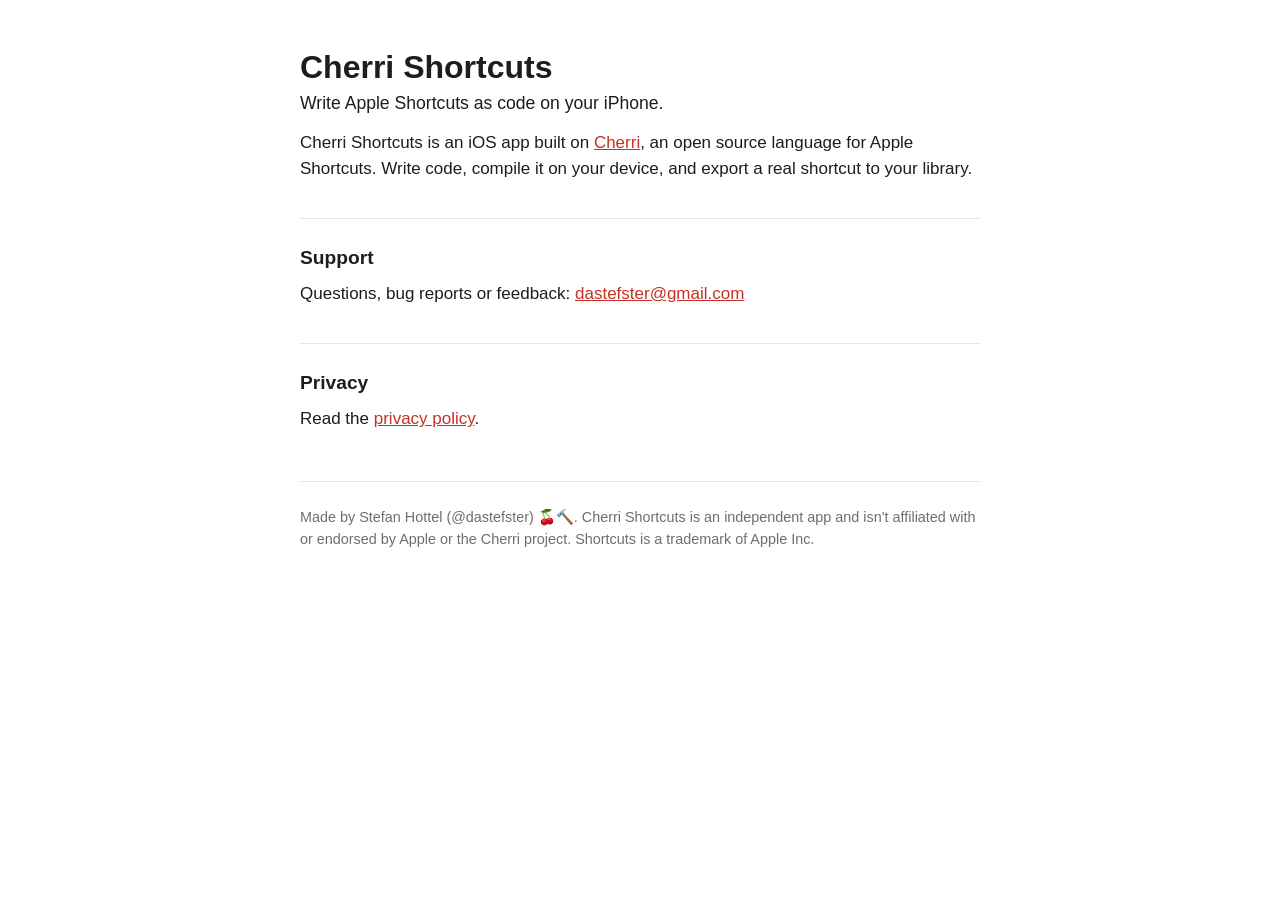
<file: index.html>
<!doctype html>
<html lang="en">
<head>
<meta charset="utf-8">
<meta name="viewport" content="width=device-width, initial-scale=1">
<title>Cherri Shortcuts</title>
<link rel="stylesheet" href="style.css">
</head>
<body>
<main>
<h1>Cherri Shortcuts</h1>
<p class="lead">Write Apple Shortcuts as code on your iPhone.</p>

<p>Cherri Shortcuts is an iOS app built on <a href="https://cherrilang.org">Cherri</a>, an open source language for Apple Shortcuts. Write code, compile it on your device, and export a real shortcut to your library.</p>

<h2>Support</h2>
<p>Questions, bug reports or feedback: <a href="mailto:dastefster@gmail.com">dastefster@gmail.com</a></p>

<h2>Privacy</h2>
<p>Read the <a href="privacy.html">privacy policy</a>.</p>

<footer>
<p>Made by Stefan Hottel (@dastefster) 🍒🔨. Cherri Shortcuts is an independent app and isn't affiliated with or endorsed by Apple or the Cherri project. Shortcuts is a trademark of Apple Inc.</p>
</footer>
</main>
</body>
</html>
</file>
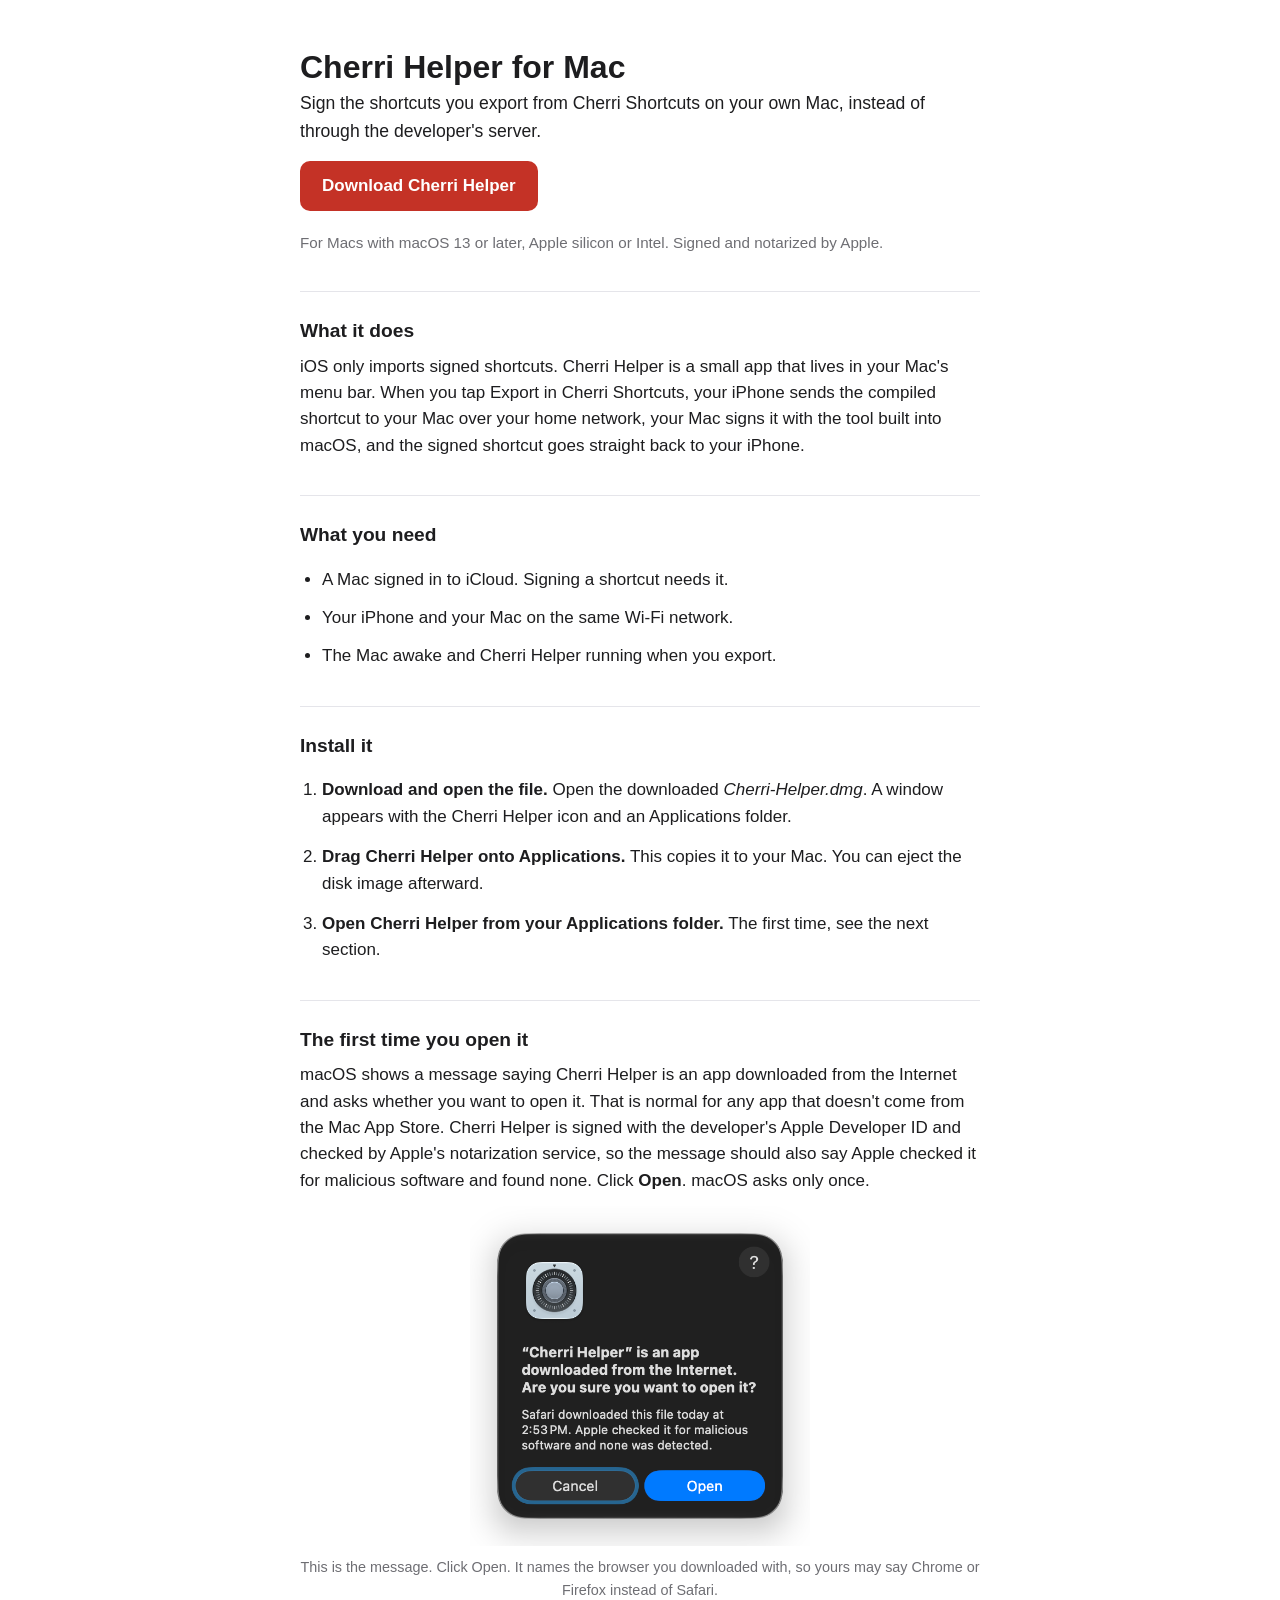
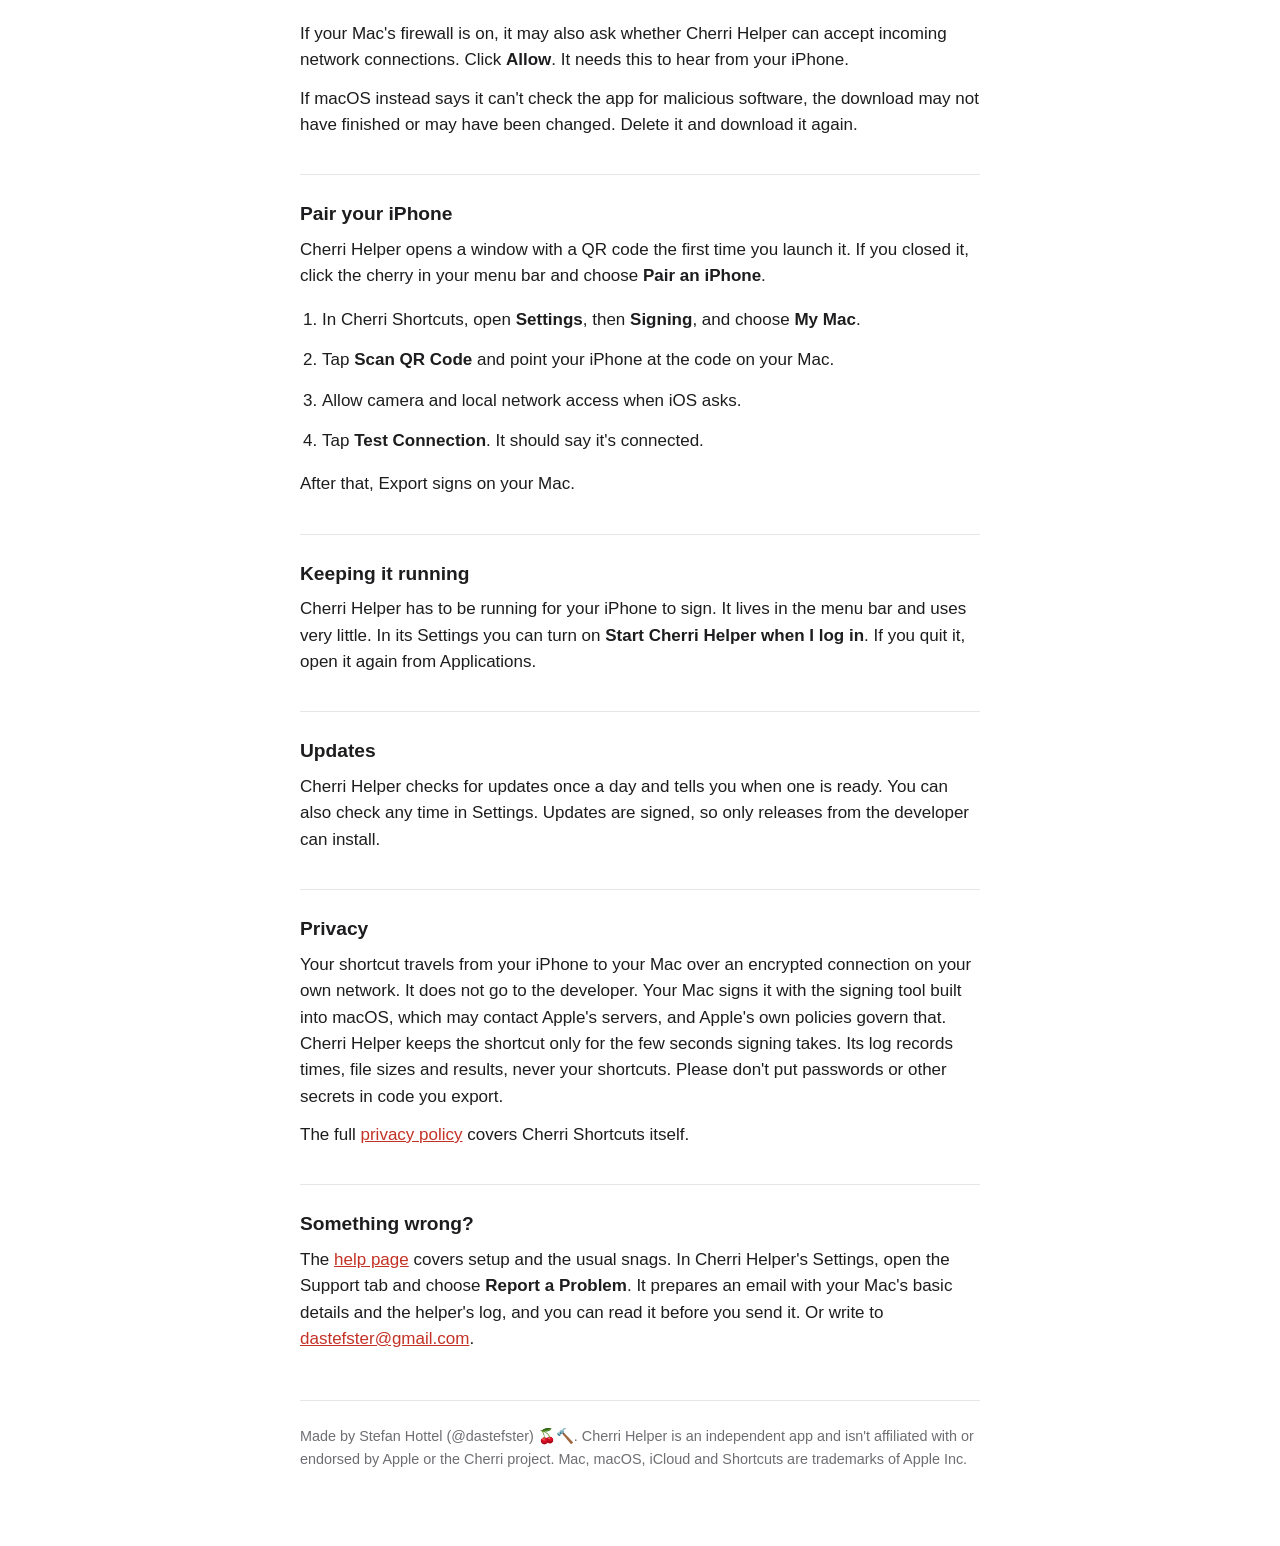
<file: helper/index.html>
<!doctype html>
<html lang="en">
<head>
<meta charset="utf-8">
<meta name="viewport" content="width=device-width, initial-scale=1">
<title>Cherri Helper for Mac</title>
<link rel="stylesheet" href="../style.css">
<style>
.download { display: inline-block; margin: 4px 0 8px; padding: 12px 22px; background: var(--accent); color: var(--on-accent); border-radius: 10px; font-weight: 600; text-decoration: none; }
ol { padding-left: 22px; }
ol li { margin-bottom: 14px; }
.shot { margin: 8px 0 20px; text-align: center; }
.shot img { width: 100%; max-width: 340px; height: auto; }
.shot figcaption { color: var(--muted); font-size: 0.9rem; margin-top: 2px; }
</style>
</head>
<body>
<main>
<h1>Cherri Helper for Mac</h1>
<p class="lead">Sign the shortcuts you export from Cherri Shortcuts on your own Mac, instead of through the developer's server.</p>

<p><a class="download" href="https://github.com/dastefster/cherricuts/releases/latest/download/Cherri-Helper.dmg">Download Cherri Helper</a></p>
<p class="muted">For Macs with macOS 13 or later, Apple silicon or Intel. Signed and notarized by Apple.</p>

<h2>What it does</h2>
<p>iOS only imports signed shortcuts. Cherri Helper is a small app that lives in your Mac's menu bar. When you tap Export in Cherri Shortcuts, your iPhone sends the compiled shortcut to your Mac over your home network, your Mac signs it with the tool built into macOS, and the signed shortcut goes straight back to your iPhone.</p>

<h2>What you need</h2>
<ul>
<li>A Mac signed in to iCloud. Signing a shortcut needs it.</li>
<li>Your iPhone and your Mac on the same Wi-Fi network.</li>
<li>The Mac awake and Cherri Helper running when you export.</li>
</ul>

<h2>Install it</h2>
<ol>
<li><strong>Download and open the file.</strong> Open the downloaded <em>Cherri-Helper.dmg</em>. A window appears with the Cherri Helper icon and an Applications folder.</li>
<li><strong>Drag Cherri Helper onto Applications.</strong> This copies it to your Mac. You can eject the disk image afterward.</li>
<li><strong>Open Cherri Helper from your Applications folder.</strong> The first time, see the next section.</li>
</ol>

<h2>The first time you open it</h2>
<p>macOS shows a message saying Cherri Helper is an app downloaded from the Internet and asks whether you want to open it. That is normal for any app that doesn't come from the Mac App Store. Cherri Helper is signed with the developer's Apple Developer ID and checked by Apple's notarization service, so the message should also say Apple checked it for malicious software and found none. Click <strong>Open</strong>. macOS asks only once.</p>
<figure class="shot">
<img src="gatekeeper-open.png" alt="The macOS message: Cherri Helper is an app downloaded from the Internet. Are you sure you want to open it? Apple checked it for malicious software and none was detected. Buttons: Cancel and Open.">
<figcaption>This is the message. Click Open. It names the browser you downloaded with, so yours may say Chrome or Firefox instead of Safari.</figcaption>
</figure>
<p>If your Mac's firewall is on, it may also ask whether Cherri Helper can accept incoming network connections. Click <strong>Allow</strong>. It needs this to hear from your iPhone.</p>
<p>If macOS instead says it can't check the app for malicious software, the download may not have finished or may have been changed. Delete it and download it again.</p>

<h2>Pair your iPhone</h2>
<p>Cherri Helper opens a window with a QR code the first time you launch it. If you closed it, click the cherry in your menu bar and choose <strong>Pair an iPhone</strong>.</p>
<ol>
<li>In Cherri Shortcuts, open <strong>Settings</strong>, then <strong>Signing</strong>, and choose <strong>My Mac</strong>.</li>
<li>Tap <strong>Scan QR Code</strong> and point your iPhone at the code on your Mac.</li>
<li>Allow camera and local network access when iOS asks.</li>
<li>Tap <strong>Test Connection</strong>. It should say it's connected.</li>
</ol>
<p>After that, Export signs on your Mac.</p>

<h2>Keeping it running</h2>
<p>Cherri Helper has to be running for your iPhone to sign. It lives in the menu bar and uses very little. In its Settings you can turn on <strong>Start Cherri Helper when I log in</strong>. If you quit it, open it again from Applications.</p>

<h2>Updates</h2>
<p>Cherri Helper checks for updates once a day and tells you when one is ready. You can also check any time in Settings. Updates are signed, so only releases from the developer can install.</p>

<h2>Privacy</h2>
<p>Your shortcut travels from your iPhone to your Mac over an encrypted connection on your own network. It does not go to the developer. Your Mac signs it with the signing tool built into macOS, which may contact Apple's servers, and Apple's own policies govern that. Cherri Helper keeps the shortcut only for the few seconds signing takes. Its log records times, file sizes and results, never your shortcuts. Please don't put passwords or other secrets in code you export.</p>
<p>The full <a href="../privacy.html">privacy policy</a> covers Cherri Shortcuts itself.</p>

<h2>Something wrong?</h2>
<p>The <a href="help.html">help page</a> covers setup and the usual snags. In Cherri Helper's Settings, open the Support tab and choose <strong>Report a Problem</strong>. It prepares an email with your Mac's basic details and the helper's log, and you can read it before you send it. Or write to <a href="mailto:dastefster@gmail.com">dastefster@gmail.com</a>.</p>

<footer>
<p>Made by Stefan Hottel (@dastefster) 🍒🔨. Cherri Helper is an independent app and isn't affiliated with or endorsed by Apple or the Cherri project. Mac, macOS, iCloud and Shortcuts are trademarks of Apple Inc.</p>
</footer>
</main>
</body>
</html>
</file>
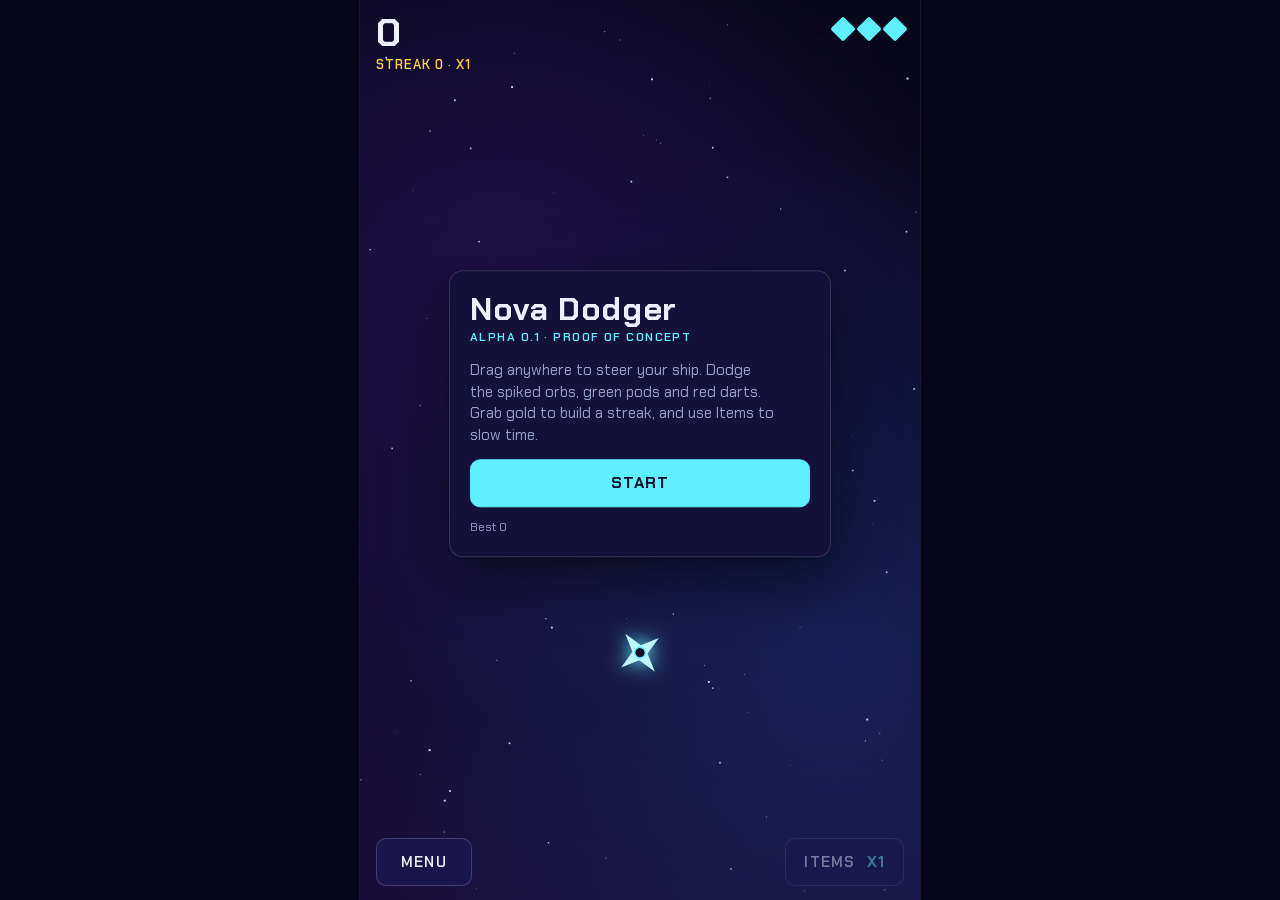
<file: nova-dodger/index.html>
<!doctype html>
<html lang="en">
<head>
<meta charset="utf-8">
<meta name="viewport" content="width=device-width, initial-scale=1, viewport-fit=cover, user-scalable=no">
<meta name="apple-mobile-web-app-capable" content="yes">
<meta name="mobile-web-app-capable" content="yes">
<meta name="apple-mobile-web-app-status-bar-style" content="black-translucent">
<meta name="apple-mobile-web-app-title" content="Nova Dodger">
<meta name="theme-color" content="#07061a">
<meta name="color-scheme" content="dark">
<link rel="apple-touch-icon" href="apple-touch-icon.png">
<title>Nova Dodger</title>
<link rel="preconnect" href="https://fonts.googleapis.com">
<link rel="preconnect" href="https://fonts.gstatic.com" crossorigin>
<link href="https://fonts.googleapis.com/css2?family=Chakra+Petch:wght@500;600;700&display=swap" rel="stylesheet">
<style>
/* Layout concept: one portrait play field (max 560px wide, centered on desktop), HUD on top, two thumb buttons at the bottom corners, panels float over the field. Single dark look on purpose, it is a game screen. */
:root {
  --bg: #07061a;
  --field: #0b0824;
  --panel: #14113a;
  --ink: #eef0ff;
  --dim: #9aa0c8;
  --accent: #5ef0ff;
  --gold: #ffcf4a;
  --hot: #ff4d6d;
  --good: #6dff9a;
  --font: "Chakra Petch", system-ui, -apple-system, "Segoe UI", sans-serif;
  color-scheme: dark;
}
html, body { height: 100%; }
body {
  margin: 0;
  background: var(--bg);
  color: var(--ink);
  font-family: var(--font);
  overflow: hidden;
  user-select: none;
  -webkit-user-select: none;
  -webkit-touch-callout: none;
  touch-action: none;
  overscroll-behavior: none;
}
#stage {
  position: relative;
  height: 100%;
  max-width: 560px;
  margin: 0 auto;
  overflow: hidden;
  background: var(--field);
  box-shadow: 0 0 0 1px #ffffff14;
  touch-action: none;
}
#c { position: absolute; inset: 0; width: 100%; height: 100%; display: block; touch-action: none; }
#ui {
  position: absolute;
  inset: 0;
  pointer-events: none;
  padding-block: 14px;
  padding-left: max(16px, env(safe-area-inset-left, 0px));
  padding-right: max(16px, env(safe-area-inset-right, 0px));
  display: flex;
  flex-direction: column;
  justify-content: space-between;
}
#hud { display: flex; justify-content: space-between; align-items: flex-start; gap: 12px; }
#score { font-size: 38px; font-weight: 700; line-height: 1; font-variant-numeric: tabular-nums; letter-spacing: 0.01em; }
#streak { margin-top: 4px; font-size: 13px; font-weight: 600; letter-spacing: 0.08em; text-transform: uppercase; color: var(--gold); font-variant-numeric: tabular-nums; }
#lives { display: flex; gap: 8px; padding-top: 6px; }
#lives i { width: 14px; height: 14px; transform: rotate(45deg); border: 2px solid var(--accent); background: var(--accent); border-radius: 2px; }
#lives i.off { background: transparent; opacity: 0.35; }
#bar { display: flex; justify-content: space-between; align-items: flex-end; gap: 12px; }
button {
  font: inherit;
  color: var(--ink);
  pointer-events: auto;
  cursor: pointer;
  -webkit-tap-highlight-color: transparent;
}
#bar button {
  min-width: 96px;
  min-height: 48px;
  padding: 10px 18px;
  font-size: 15px;
  font-weight: 600;
  letter-spacing: 0.08em;
  text-transform: uppercase;
  background: #1b1750cc;
  border: 1px solid #ffffff2e;
  border-radius: 10px;
}
#bar button:focus-visible, .panel button:focus-visible { outline: 2px solid var(--accent); outline-offset: 2px; }
#bar button:disabled { opacity: 0.45; cursor: default; }
#bar button.live { border-color: var(--accent); color: var(--accent); }
#bar b { color: var(--accent); margin-left: 6px; font-variant-numeric: tabular-nums; }
.panel {
  position: absolute;
  left: 50%;
  top: 46%;
  transform: translate(-50%, -50%);
  width: min(86%, 340px);
  padding: 22px 20px 20px;
  background: var(--panel);
  border: 1px solid #ffffff26;
  border-radius: 14px;
  box-shadow: 0 18px 60px #000a;
  text-align: left;
  pointer-events: auto;
}
.panel[hidden] { display: none; }
.panel h1 { margin: 0 0 2px; font-size: 32px; line-height: 1.05; letter-spacing: 0.02em; text-wrap: balance; }
.panel .tag { margin: 0 0 14px; font-size: 12px; font-weight: 600; letter-spacing: 0.12em; text-transform: uppercase; color: var(--accent); }
.panel p { margin: 0 0 12px; font-size: 15px; line-height: 1.45; color: var(--dim); max-width: 34ch; }
.panel .big { font-size: 44px; font-weight: 700; line-height: 1; color: var(--ink); margin: 4px 0 2px; font-variant-numeric: tabular-nums; }
.panel .row { display: flex; gap: 10px; flex-wrap: wrap; margin-top: 6px; }
.panel button {
  flex: 1 1 120px;
  min-height: 48px;
  padding: 10px 16px;
  font-size: 16px;
  font-weight: 700;
  letter-spacing: 0.06em;
  text-transform: uppercase;
  background: #231f60;
  border: 1px solid #ffffff30;
  border-radius: 10px;
}
.panel button.primary { background: var(--accent); color: #06122a; border-color: var(--accent); }
.panel .small { margin: 12px 0 0; font-size: 12px; color: var(--dim); }
@media (prefers-reduced-motion: reduce) { .panel { transition: none; } }
</style>

<style>
/* Standalone page: the host page padded the safe areas for us, so do it here. */
html { box-sizing: border-box; padding-top: env(safe-area-inset-top, 0px); padding-bottom: env(safe-area-inset-bottom, 0px); background: #07061a; }
</style>
</head>
<body>
<div id="stage">
  <canvas id="c" aria-label="Nova Dodger play field"></canvas>
  <div id="ui">
    <div id="hud">
      <div>
        <div id="score">0</div>
        <div id="streak">Streak 0 · x1</div>
      </div>
      <div id="lives" aria-label="Lives"></div>
    </div>
    <div id="bar">
      <button id="btnMenu" type="button">Menu</button>
      <button id="btnItems" type="button">Items <b id="warpN">1</b></button>
    </div>
    <div id="panel" class="panel" hidden></div>
  </div>
</div>

<script>
// ===================================
// Nova Dodger
// v0.0.1 BUILD 2026-10-26 07:00
// Alpha proof of concept: a touch-drag dodge game. Steer the ship, avoid hazards, collect gold to build a streak, use Items to slow time.
// dev by @dastefster 🍒🔨
// ===================================

(() => {
  "use strict";

  // ===================================
  // SETUP
  // ===================================

  const stage = document.getElementById("stage");
  const canvas = document.getElementById("c");
  const ctx = canvas.getContext("2d");
  const elScore = document.getElementById("score");
  const elStreak = document.getElementById("streak");
  const elLives = document.getElementById("lives");
  const elWarpN = document.getElementById("warpN");
  const btnItems = document.getElementById("btnItems");
  const btnMenu = document.getElementById("btnMenu");
  const panel = document.getElementById("panel");

  const TAU = Math.PI * 2;
  const rnd = (a, b) => a + Math.random() * (b - a);

  let W = 0, H = 0, dpr = 1, U = 1;
  let stars = [], blobs = [];
  let ac = null;
  let soundOn = true;

  const S = {
    mode: "title",
    t: 0,
    score: 0,
    best: 0,
    lives: 3,
    streak: 0,
    mult: 1,
    warp: 1,
    warpT: 0,
    inv: 0,
    shake: 0,
    ents: [],
    parts: [],
    sp: { orb: 0.5, pod: 3, dart: 4, gold: 1, warp: 14 },
    ship: { x: 0, y: 0, tx: 0, ty: 0, r: 9 },
  };

  // ===================================
  // STORAGE AND SOUND
  // ===================================

  function loadBest() {
    try { return Number(localStorage.getItem("novaDodgerBest")) || 0; } catch (e) { return 0; }
  }

  function saveBest(v) {
    try { localStorage.setItem("novaDodgerBest", String(v)); } catch (e) { /* storage can be blocked */ }
  }

  function audio() {
    if (!ac) {
      try { ac = new (window.AudioContext || window.webkitAudioContext)(); } catch (e) { ac = null; }
    }
    if (ac && ac.state === "suspended") ac.resume();
  }

  function blip(freq, dur, type, vol, slide) {
    if (!soundOn || !ac) return;
    const t = ac.currentTime;
    const o = ac.createOscillator();
    const g = ac.createGain();
    o.type = type || "sine";
    o.frequency.setValueAtTime(freq, t);
    if (slide) o.frequency.exponentialRampToValueAtTime(Math.max(40, freq * slide), t + dur);
    g.gain.setValueAtTime(vol || 0.07, t);
    g.gain.exponentialRampToValueAtTime(0.0001, t + dur);
    o.connect(g);
    g.connect(ac.destination);
    o.start(t);
    o.stop(t + dur + 0.02);
  }

  // ===================================
  // LAYOUT
  // ===================================

  function resize() {
    const r = stage.getBoundingClientRect();
    W = Math.max(1, r.width);
    H = Math.max(1, r.height);
    dpr = Math.min(window.devicePixelRatio || 1, 2);
    canvas.width = Math.round(W * dpr);
    canvas.height = Math.round(H * dpr);
    ctx.setTransform(dpr, 0, 0, dpr, 0, 0);
    U = Math.max(0.8, Math.min(1.4, W / 400));
    S.ship.r = 9 * U;
    initBackdrop();
    clampShip();
    if (S.mode === "title") parkShip();
  }

  function initBackdrop() {
    stars = [];
    const n = Math.round((W * H) / 5200);
    for (let i = 0; i < n; i++) stars.push({ x: rnd(0, W), y: rnd(0, H), z: rnd(0.3, 1) });
    blobs = [
      { x: W * 0.25, y: H * 0.3, r: W * 0.8, c: "120,60,255" },
      { x: W * 0.85, y: H * 0.72, r: W * 0.9, c: "30,120,255" },
    ];
  }

  function parkShip() {
    const s = S.ship;
    s.x = s.tx = W / 2;
    s.y = s.ty = H * 0.72;
  }

  function clampShip() {
    const s = S.ship;
    const mx = s.r * 1.9 + 6;
    s.tx = Math.max(mx, Math.min(W - mx, s.tx));
    s.ty = Math.max(96, Math.min(H - 92, s.ty));
    s.x = Math.max(mx, Math.min(W - mx, s.x));
    s.y = Math.max(96, Math.min(H - 92, s.y));
  }

  // ===================================
  // SPAWNING
  // ===================================

  function fallSpeed(base) {
    return Math.min(base + Math.min(S.t, 90) * 3.2, base + 300) * U;
  }

  function spawnOrb() {
    const r = rnd(11, 19) * U;
    S.ents.push({
      k: "orb", x: rnd(r, W - r), y: -r * 2,
      vx: Math.random() < 0.35 ? rnd(-40, 40) * U : 0,
      vy: fallSpeed(140) * rnd(0.8, 1.3),
      r, cr: r * 1.05, rot: rnd(0, TAU), vr: rnd(-3, 3),
    });
  }

  function spawnPod() {
    const r = 13 * U;
    S.ents.push({
      k: "pod", x: 0, bx: rnd(r + 60 * U, W - r - 60 * U), amp: rnd(40, 80) * U,
      y: -r * 2, vy: fallSpeed(110), r, cr: r * 0.95, phase: rnd(0, TAU), rot: 0, vr: 1.4,
    });
  }

  function spawnWarn() {
    const x = rnd(30 * U, W - 30 * U);
    S.ents.push({ k: "warn", x, y: 0, life: 0.9, max: 0.9, r: 0, cr: 0 });
  }

  function spawnDart(x) {
    const r = 8 * U;
    S.ents.push({ k: "dart", x, y: -r * 3, vx: 0, vy: 560 * U, r, cr: r });
  }

  function spawnGold() {
    const r = 11 * U;
    S.ents.push({ k: "gold", x: rnd(r + 10, W - r - 10), y: -r * 2, vx: 0, vy: 120 * U, r, cr: r + 4 * U, phase: rnd(0, TAU) });
  }

  function spawnWarpItem() {
    const r = 13 * U;
    S.ents.push({ k: "warp", x: rnd(r + 10, W - r - 10), y: -r * 2, vx: 0, vy: 105 * U, r, cr: r + 4 * U, phase: rnd(0, TAU) });
  }

  function burst(x, y, color, n, speed) {
    for (let i = 0; i < n; i++) {
      const a = rnd(0, TAU);
      const v = rnd(0.3, 1) * speed * U;
      S.parts.push({ x, y, vx: Math.cos(a) * v, vy: Math.sin(a) * v, life: rnd(0.35, 0.7), max: 0.7, r: rnd(1.5, 3.2) * U, c: color });
    }
  }

  // ===================================
  // GAME FLOW
  // ===================================

  function startGame() {
    S.mode = "play";
    S.t = 0;
    S.score = 0;
    S.lives = 3;
    S.streak = 0;
    S.mult = 1;
    S.warp = 1;
    S.warpT = 0;
    S.inv = 0;
    S.shake = 0;
    S.ents = [];
    S.parts = [];
    S.sp = { orb: 0.5, pod: 3, dart: 4, gold: 1, warp: 14 };
    parkShip();
    hidePanel();
    paintHud(true);
  }

  function pauseGame() {
    if (S.mode !== "play") return;
    S.mode = "pause";
    showPanel(
      '<h1>Paused</h1><p class="tag">Nova Dodger</p>' +
      '<div class="row"><button class="primary" data-act="resume">Resume</button><button data-act="restart">Restart</button></div>' +
      '<div class="row"><button data-act="sound">Sound: ' + (soundOn ? "on" : "off") + "</button></div>"
    );
  }

  function resumeGame() {
    if (S.mode !== "pause") return;
    S.mode = "play";
    hidePanel();
  }

  function endGame() {
    S.mode = "over";
    const final = Math.floor(S.score);
    const isBest = final > S.best;
    if (isBest) { S.best = final; saveBest(final); }
    showPanel(
      '<h1>Run over</h1><p class="tag">' + (isBest ? "New best" : "Best " + S.best) + "</p>" +
      '<div class="big">' + final + "</div><p>points</p>" +
      '<div class="row"><button class="primary" data-act="restart">Play again</button></div>'
    );
  }

  function showTitle() {
    S.mode = "title";
    parkShip();
    showPanel(
      "<h1>Nova Dodger</h1><p class=\"tag\">Alpha 0.1 · proof of concept</p>" +
      "<p>Drag anywhere to steer your ship. Dodge the spiked orbs, green pods and red darts. Grab gold to build a streak, and use Items to slow time.</p>" +
      '<div class="row"><button class="primary" data-act="start">Start</button></div>' +
      '<p class="small">Best ' + S.best + "</p>"
    );
  }

  function showPanel(html) { panel.innerHTML = html; panel.hidden = false; }
  function hidePanel() { panel.hidden = true; }

  function useWarp() {
    if (S.mode !== "play" || S.warp <= 0 || S.warpT > 0) return;
    S.warp--;
    S.warpT = 5;
    blip(300, 0.35, "sine", 0.08, 2.4);
  }

  function hitShip() {
    S.lives--;
    S.streak = 0;
    S.mult = 1;
    S.inv = 1.6;
    S.shake = 0.35;
    burst(S.ship.x, S.ship.y, "#ff4d6d", 22, 220);
    blip(150, 0.3, "sawtooth", 0.09, 0.4);
    paintHud(true);
    if (S.lives <= 0) endGame();
  }

  // ===================================
  // UPDATE
  // ===================================

  function update(dt) {
    const s = S.ship;
    const slow = S.warpT > 0 ? 0.5 : 1;
    const tdt = dt * slow;

    S.t += dt;
    S.score += dt * 6 * S.mult;
    if (S.warpT > 0) S.warpT = Math.max(0, S.warpT - dt);
    if (S.inv > 0) S.inv -= dt;
    if (S.shake > 0) S.shake = Math.max(0, S.shake - dt);

    // keyboard steering, for desktop
    const kx = (keys.right ? 1 : 0) - (keys.left ? 1 : 0);
    const ky = (keys.down ? 1 : 0) - (keys.up ? 1 : 0);
    if (kx || ky) { s.tx += kx * 460 * U * dt; s.ty += ky * 460 * U * dt; }
    clampShip();
    const f = 1 - Math.exp(-dt * 16);
    s.x += (s.tx - s.x) * f;
    s.y += (s.ty - s.y) * f;

    spawnTick(tdt);

    const born = [];
    for (const e of S.ents) {
      if (e.k === "warn") {
        e.life -= tdt;
        if (e.life <= 0) { e.dead = true; spawnDartLater(born, e.x); }
        continue;
      }
      e.y += e.vy * tdt;
      if (e.k === "pod") { e.phase += 2 * tdt; e.x = e.bx + Math.sin(e.phase) * e.amp; e.rot += e.vr * tdt; }
      else if (e.k === "orb") { e.x += e.vx * tdt; e.rot += e.vr * tdt; }
      if (e.y > H + 60) e.dead = true;
    }
    for (const b of born) S.ents.push(b);

    // collisions
    for (const e of S.ents) {
      if (e.dead || e.k === "warn") continue;
      const dx = e.x - s.x, dy = e.y - s.y;
      const rr = e.cr + s.r;
      if (dx * dx + dy * dy > rr * rr) continue;
      if (e.k === "gold") {
        e.dead = true;
        S.streak++;
        S.mult = Math.min(8, 1 + Math.floor(S.streak / 5));
        S.score += 25 * S.mult;
        burst(e.x, e.y, "#ffcf4a", 12, 150);
        blip(660 + Math.min(S.streak, 20) * 25, 0.12, "triangle", 0.07, 1.5);
        paintHud(true);
      } else if (e.k === "warp") {
        e.dead = true;
        S.warp = Math.min(5, S.warp + 1);
        burst(e.x, e.y, "#5ef0ff", 14, 170);
        blip(520, 0.2, "sine", 0.08, 1.8);
        paintHud(true);
      } else if (S.inv <= 0) {
        e.dead = true;
        hitShip();
        if (S.mode !== "play") return;
      }
    }
    S.ents = S.ents.filter((e) => !e.dead);
    updateParts(dt);
    paintHud(false);
  }

  function spawnDartLater(list, x) {
    const r = 8 * U;
    list.push({ k: "dart", x, y: -r * 3, vx: 0, vy: 560 * U, r, cr: r });
  }

  function spawnTick(tdt) {
    const v = () => 0.8 + Math.random() * 0.5;
    S.sp.orb -= tdt;
    if (S.sp.orb <= 0) { spawnOrb(); S.sp.orb = Math.max(0.24, 0.8 - S.t * 0.01) * v(); }
    if (S.t > 6) {
      S.sp.pod -= tdt;
      if (S.sp.pod <= 0) { spawnPod(); S.sp.pod = Math.max(0.9, 2.2 - S.t * 0.015) * v(); }
    }
    if (S.t > 18) {
      S.sp.dart -= tdt;
      if (S.sp.dart <= 0) { spawnWarn(); S.sp.dart = Math.max(1.8, 4.2 - S.t * 0.03) * v(); }
    }
    S.sp.gold -= tdt;
    if (S.sp.gold <= 0) { spawnGold(); S.sp.gold = 1.1 + Math.random() * 0.9; }
    S.sp.warp -= tdt;
    if (S.sp.warp <= 0) { spawnWarpItem(); S.sp.warp = 16 + Math.random() * 10; }
  }

  function updateParts(dt) {
    for (const p of S.parts) {
      p.life -= dt;
      p.x += p.vx * dt;
      p.y += p.vy * dt;
      p.vx *= 0.96;
      p.vy *= 0.96;
    }
    S.parts = S.parts.filter((p) => p.life > 0);
  }

  // ===================================
  // HUD
  // ===================================

  let lastScore = -1, lastStreakText = "", lastLives = -1, lastWarp = -1, lastWarpLive = null;

  function paintHud(force) {
    const sc = Math.floor(S.score);
    if (force || sc !== lastScore) { elScore.textContent = String(sc); lastScore = sc; }
    const st = "Streak " + S.streak + " · x" + S.mult;
    if (st !== lastStreakText) { elStreak.textContent = st; lastStreakText = st; }
    if (S.lives !== lastLives) {
      elLives.innerHTML = "";
      for (let i = 0; i < 3; i++) {
        const d = document.createElement("i");
        if (i >= S.lives) d.className = "off";
        elLives.appendChild(d);
      }
      lastLives = S.lives;
    }
    if (S.warp !== lastWarp) { elWarpN.textContent = "x" + S.warp; lastWarp = S.warp; }
    const live = S.warpT > 0;
    if (live !== lastWarpLive || force) {
      btnItems.classList.toggle("live", live);
      lastWarpLive = live;
    }
    btnItems.disabled = S.warp <= 0 || live || S.mode !== "play";
  }

  // ===================================
  // DRAWING
  // ===================================

  function drawBackdrop(dt) {
    const g = ctx.createLinearGradient(0, 0, 0, H);
    g.addColorStop(0, "#07061a");
    g.addColorStop(1, "#1a0f3a");
    ctx.fillStyle = g;
    ctx.fillRect(0, 0, W, H);
    for (const b of blobs) {
      const rg = ctx.createRadialGradient(b.x, b.y, 0, b.x, b.y, b.r);
      rg.addColorStop(0, "rgba(" + b.c + ",0.18)");
      rg.addColorStop(1, "rgba(" + b.c + ",0)");
      ctx.fillStyle = rg;
      ctx.fillRect(0, 0, W, H);
    }
    const speed = (S.mode === "play" ? 60 : 18) * (S.warpT > 0 ? 0.5 : 1) * U;
    for (const s of stars) {
      s.y += speed * s.z * dt;
      if (s.y > H) { s.y = -2; s.x = rnd(0, W); }
      ctx.globalAlpha = 0.35 + s.z * 0.65;
      ctx.fillStyle = "#cfd6ff";
      ctx.fillRect(s.x, s.y, s.z * 2, s.z * 2);
    }
    ctx.globalAlpha = 1;
  }

  function starPath(n, ro, ri) {
    ctx.beginPath();
    for (let i = 0; i < n * 2; i++) {
      const a = (i * Math.PI) / n;
      const r = i % 2 ? ri : ro;
      ctx.lineTo(Math.cos(a) * r, Math.sin(a) * r);
    }
    ctx.closePath();
  }

  function drawOrb(e) {
    ctx.save();
    ctx.translate(e.x, e.y);
    ctx.rotate(e.rot);
    starPath(8, e.r * 1.35, e.r * 0.8);
    ctx.fillStyle = "#e8ebf7";
    ctx.fill();
    ctx.lineWidth = 2;
    ctx.strokeStyle = "#8f96c4";
    ctx.stroke();
    ctx.beginPath();
    ctx.arc(0, 0, e.r * 0.42, 0, TAU);
    ctx.fillStyle = "#1a1740";
    ctx.fill();
    ctx.restore();
  }

  function drawPod(e) {
    ctx.save();
    ctx.translate(e.x, e.y);
    ctx.rotate(e.rot);
    const rg = ctx.createRadialGradient(0, 0, 0, 0, 0, e.r * 1.3);
    rg.addColorStop(0, "#b9ffd0");
    rg.addColorStop(1, "#1fbf5c");
    ctx.beginPath();
    for (let i = 0; i < 6; i++) {
      const a = (i * TAU) / 6;
      ctx.lineTo(Math.cos(a) * e.r * 1.15, Math.sin(a) * e.r * 1.15);
    }
    ctx.closePath();
    ctx.fillStyle = rg;
    ctx.fill();
    ctx.lineWidth = 2;
    ctx.strokeStyle = "#6dff9a";
    ctx.stroke();
    ctx.restore();
  }

  function drawDart(e) {
    ctx.save();
    ctx.translate(e.x, e.y);
    ctx.beginPath();
    ctx.moveTo(0, e.r * 2.6);
    ctx.lineTo(-e.r * 0.95, -e.r * 1.8);
    ctx.lineTo(0, -e.r * 1.0);
    ctx.lineTo(e.r * 0.95, -e.r * 1.8);
    ctx.closePath();
    ctx.fillStyle = "#ff4d6d";
    ctx.fill();
    ctx.restore();
  }

  function drawWarn(e) {
    const k = 1 - e.life / e.max;
    ctx.save();
    ctx.globalAlpha = 0.35 + 0.5 * Math.abs(Math.sin(k * 14));
    ctx.fillStyle = "#ff4d6d";
    const y = 70 * U;
    ctx.beginPath();
    ctx.moveTo(e.x, y + 16 * U);
    ctx.lineTo(e.x - 10 * U, y);
    ctx.lineTo(e.x + 10 * U, y);
    ctx.closePath();
    ctx.fill();
    ctx.globalAlpha = 0.18;
    ctx.fillRect(e.x - 1, y + 18 * U, 2, H);
    ctx.restore();
  }

  function drawGold(e) {
    const pulse = 1 + 0.1 * Math.sin(S.t * 6 + e.phase);
    ctx.save();
    ctx.translate(e.x, e.y);
    ctx.scale(pulse, pulse);
    ctx.shadowColor = "#ffcf4a";
    ctx.shadowBlur = 12;
    ctx.beginPath();
    ctx.arc(0, 0, e.r, 0, TAU);
    ctx.lineWidth = 3;
    ctx.strokeStyle = "#ffcf4a";
    ctx.stroke();
    ctx.shadowBlur = 0;
    ctx.beginPath();
    ctx.arc(0, 0, e.r * 0.4, 0, TAU);
    ctx.fillStyle = "#fff0b8";
    ctx.fill();
    ctx.restore();
  }

  function drawWarpItem(e) {
    const pulse = 1 + 0.08 * Math.sin(S.t * 5 + e.phase);
    ctx.save();
    ctx.translate(e.x, e.y);
    ctx.scale(pulse, pulse);
    ctx.shadowColor = "#5ef0ff";
    ctx.shadowBlur = 12;
    ctx.beginPath();
    ctx.arc(0, 0, e.r, 0, TAU);
    ctx.fillStyle = "#0b2a3a";
    ctx.fill();
    ctx.lineWidth = 3;
    ctx.strokeStyle = "#5ef0ff";
    ctx.stroke();
    ctx.shadowBlur = 0;
    ctx.lineWidth = 2.5;
    ctx.lineCap = "round";
    ctx.lineJoin = "round";
    for (const dx of [-4, 3]) {
      ctx.beginPath();
      ctx.moveTo(dx * U - 2, -5 * U);
      ctx.lineTo(dx * U + 3, 0);
      ctx.lineTo(dx * U - 2, 5 * U);
      ctx.stroke();
    }
    ctx.restore();
  }

  function drawShip() {
    const s = S.ship;
    if (S.warpT > 0) {
      for (let k = 0; k < 3; k++) {
        const p = ((S.t * 60 + k * 20) % 60) / 60;
        ctx.beginPath();
        ctx.arc(s.x, s.y, s.r * 1.8 + p * 34 * U, 0, TAU);
        ctx.strokeStyle = "rgba(94,240,255," + (0.5 * (1 - p)).toFixed(3) + ")";
        ctx.lineWidth = 2;
        ctx.stroke();
      }
    }
    const blink = S.inv > 0 && Math.floor(S.inv * 14) % 2 === 0;
    ctx.save();
    ctx.globalAlpha = blink ? 0.3 : 1;
    ctx.translate(s.x, s.y);
    ctx.rotate(S.t * 2.2);
    starPath(4, s.r * 1.9, s.r * 0.6);
    ctx.shadowColor = "#5ef0ff";
    ctx.shadowBlur = 18;
    ctx.fillStyle = "#bdf8ff";
    ctx.fill();
    ctx.shadowBlur = 0;
    ctx.beginPath();
    ctx.arc(0, 0, s.r * 0.42, 0, TAU);
    ctx.fillStyle = "#0b0824";
    ctx.fill();
    ctx.lineWidth = 1.5;
    ctx.strokeStyle = "#5ef0ff";
    ctx.stroke();
    ctx.restore();
  }

  function draw(dt) {
    ctx.save();
    if (S.shake > 0) ctx.translate(rnd(-1, 1) * S.shake * 14, rnd(-1, 1) * S.shake * 14);
    drawBackdrop(dt);
    for (const e of S.ents) {
      if (e.k === "orb") drawOrb(e);
      else if (e.k === "pod") drawPod(e);
      else if (e.k === "dart") drawDart(e);
      else if (e.k === "warn") drawWarn(e);
      else if (e.k === "gold") drawGold(e);
      else if (e.k === "warp") drawWarpItem(e);
    }
    drawShip();
    for (const p of S.parts) {
      ctx.globalAlpha = Math.max(0, p.life / p.max);
      ctx.fillStyle = p.c;
      ctx.beginPath();
      ctx.arc(p.x, p.y, p.r, 0, TAU);
      ctx.fill();
    }
    ctx.globalAlpha = 1;
    if (S.warpT > 0) {
      const vg = ctx.createRadialGradient(W / 2, H / 2, Math.min(W, H) * 0.3, W / 2, H / 2, Math.max(W, H) * 0.75);
      vg.addColorStop(0, "rgba(94,240,255,0)");
      vg.addColorStop(1, "rgba(94,240,255,0.16)");
      ctx.fillStyle = vg;
      ctx.fillRect(0, 0, W, H);
    }
    ctx.restore();
  }

  // ===================================
  // INPUT
  // ===================================

  const keys = { left: false, right: false, up: false, down: false };
  let ptrDown = false;

  function setTarget(e) {
    if (S.mode !== "play") return;
    const r = stage.getBoundingClientRect();
    // a touch sits the ship above the finger so it stays visible
    const lift = e.pointerType === "touch" ? 64 * U : 0;
    S.ship.tx = e.clientX - r.left;
    S.ship.ty = e.clientY - r.top - lift;
  }

  stage.addEventListener("pointerdown", (e) => {
    if (e.target.closest("button, #panel")) return;
    ptrDown = true;
    audio();
    setTarget(e);
    try { stage.setPointerCapture(e.pointerId); } catch (err) { /* not all browsers allow it */ }
  });
  stage.addEventListener("pointermove", (e) => { if (ptrDown || e.pointerType === "mouse") setTarget(e); });
  stage.addEventListener("pointerup", () => { ptrDown = false; });
  stage.addEventListener("pointercancel", () => { ptrDown = false; });

  function setKey(e, down) {
    const k = e.key;
    let used = true;
    if (k === "ArrowLeft" || k === "a" || k === "A") keys.left = down;
    else if (k === "ArrowRight" || k === "d" || k === "D") keys.right = down;
    else if (k === "ArrowUp" || k === "w" || k === "W") keys.up = down;
    else if (k === "ArrowDown" || k === "s" || k === "S") keys.down = down;
    else used = false;
    if (used) e.preventDefault();
  }

  window.addEventListener("keydown", (e) => {
    setKey(e, true);
    if (e.key === " " || e.key === "e" || e.key === "E") { e.preventDefault(); useWarp(); }
    if (e.key === "Escape" || e.key === "p" || e.key === "P") {
      if (S.mode === "play") pauseGame();
      else if (S.mode === "pause") resumeGame();
    }
  });
  window.addEventListener("keyup", (e) => setKey(e, false));

  btnMenu.addEventListener("click", () => { audio(); if (S.mode === "play") pauseGame(); else if (S.mode === "pause") resumeGame(); });
  btnItems.addEventListener("click", () => { audio(); useWarp(); });

  panel.addEventListener("click", (e) => {
    const b = e.target.closest("[data-act]");
    if (!b) return;
    audio();
    const act = b.dataset.act;
    if (act === "start" || act === "restart") startGame();
    else if (act === "resume") resumeGame();
    else if (act === "sound") { soundOn = !soundOn; S.mode = "play"; pauseGame(); }
  });

  document.addEventListener("visibilitychange", () => { if (document.hidden) pauseGame(); });
  window.addEventListener("resize", resize);

  // ===================================
  // MAIN LOOP
  // ===================================

  let last = 0;

  function frame(ts) {
    const dt = Math.min(0.033, (ts - last) / 1000 || 0.016);
    last = ts;
    if (S.mode === "play") update(dt);
    else if (S.mode === "title") { S.t += dt; S.ship.y = H * 0.72 + Math.sin(S.t * 2) * 6; S.ship.x = S.ship.tx; }
    else if (S.mode === "over" || S.mode === "pause") { updateParts(dt); }
    draw(S.mode === "play" || S.mode === "title" ? dt : 0);
    requestAnimationFrame(frame);
  }

  S.best = loadBest();
  resize();
  parkShip();
  paintHud(true);
  showTitle();
  requestAnimationFrame(frame);
})();
</script>
</body>
</html>
</file>
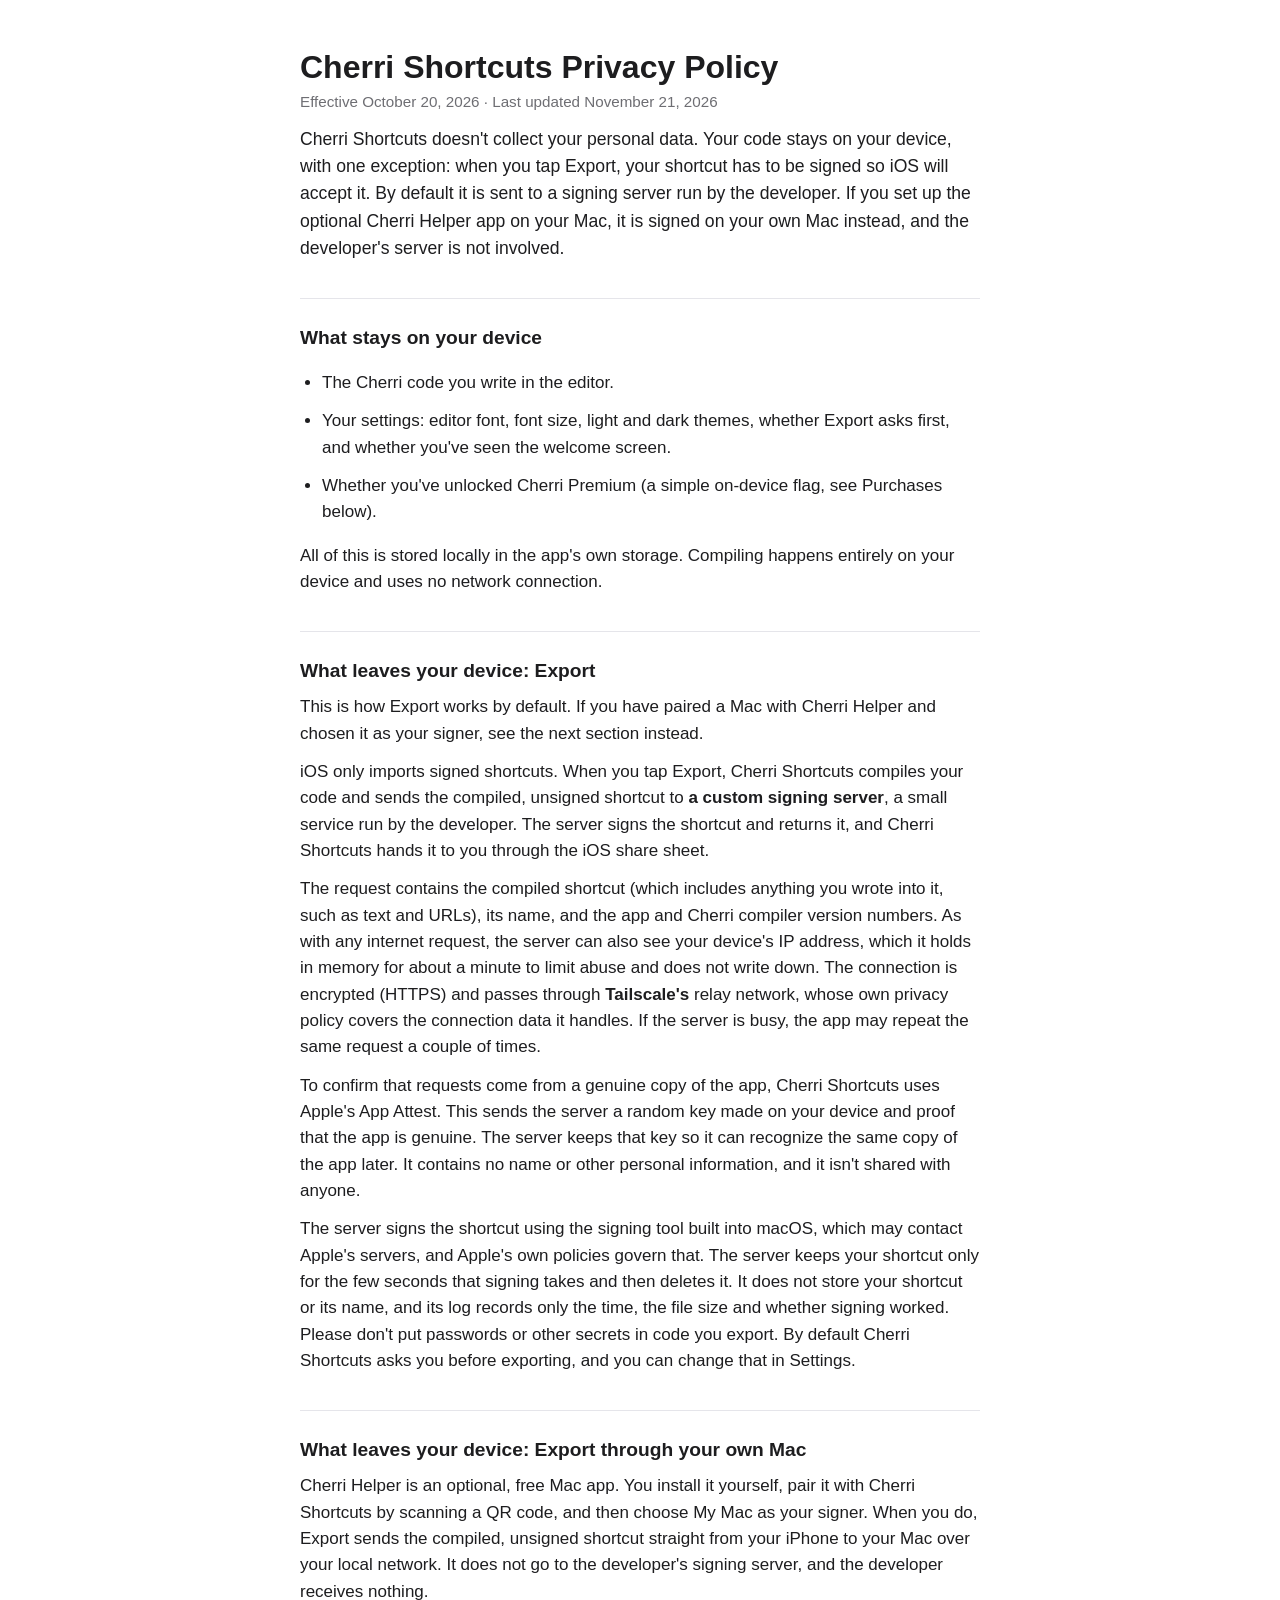
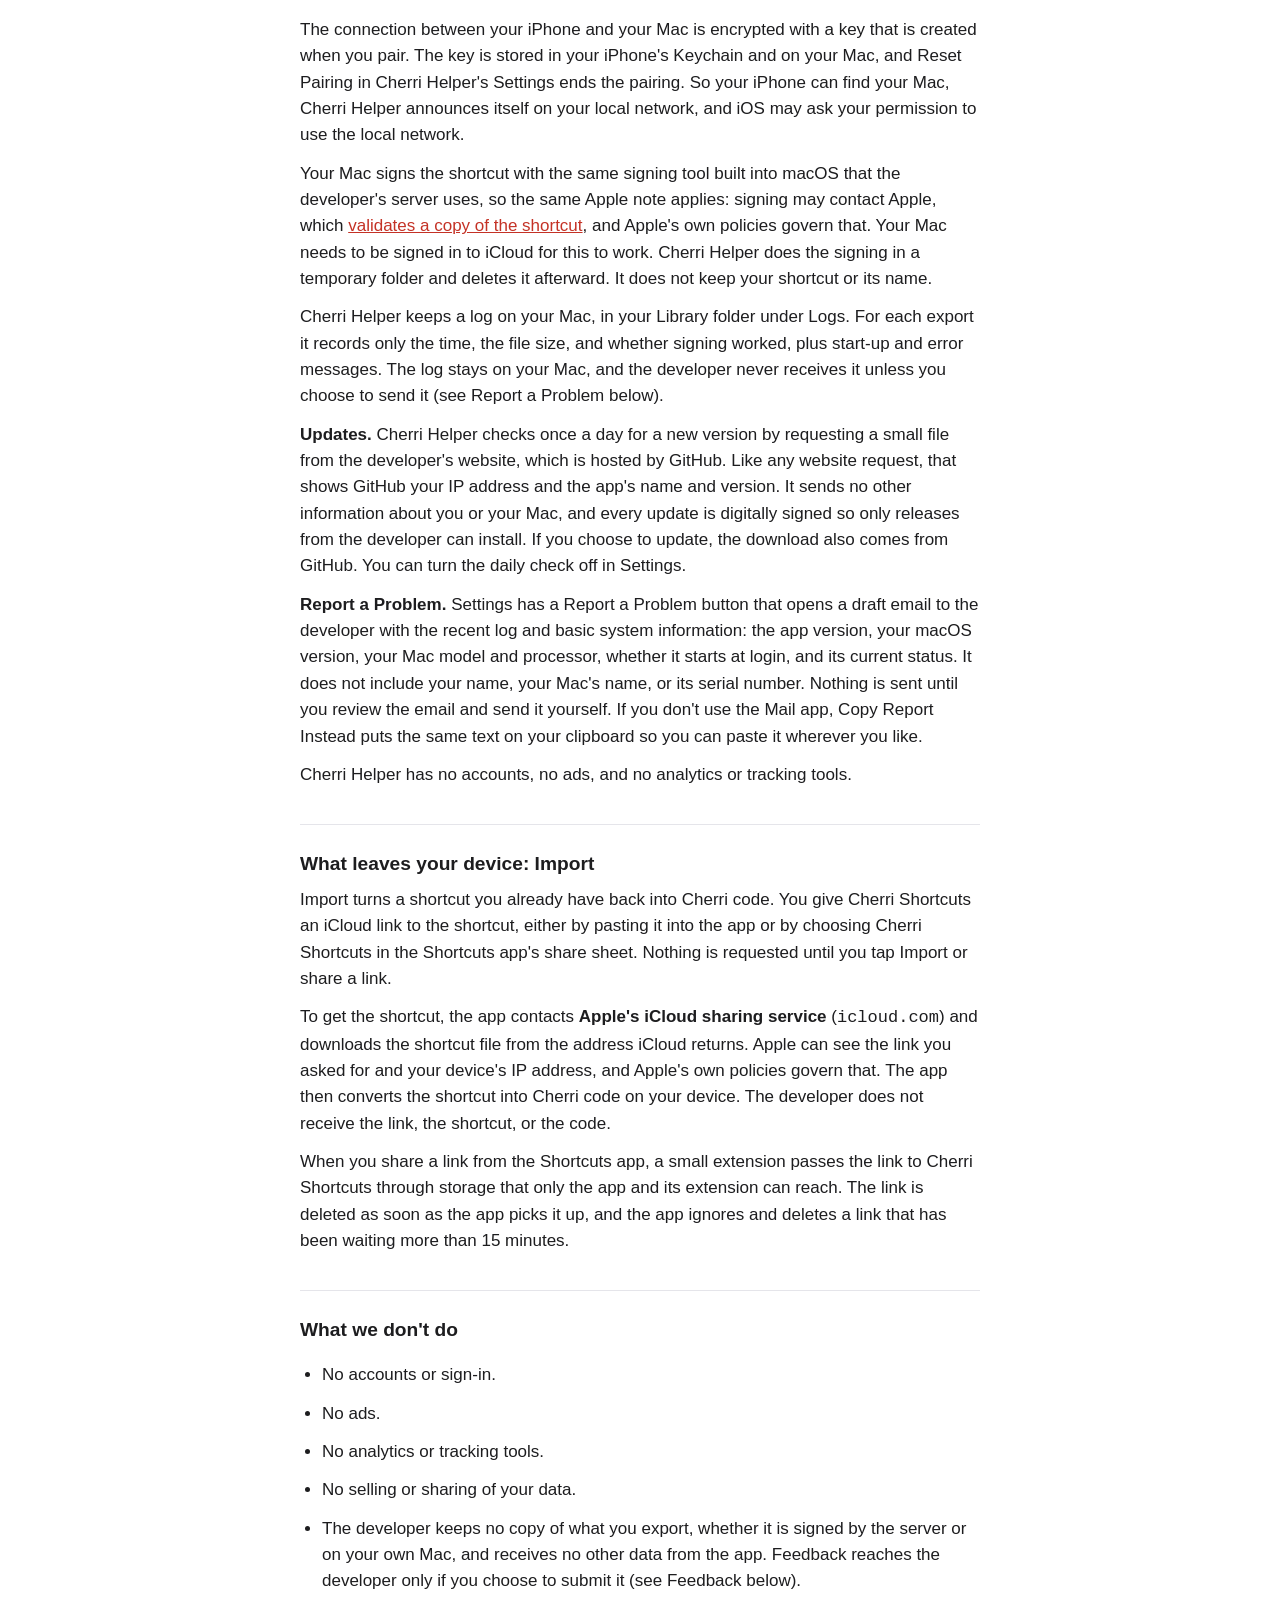
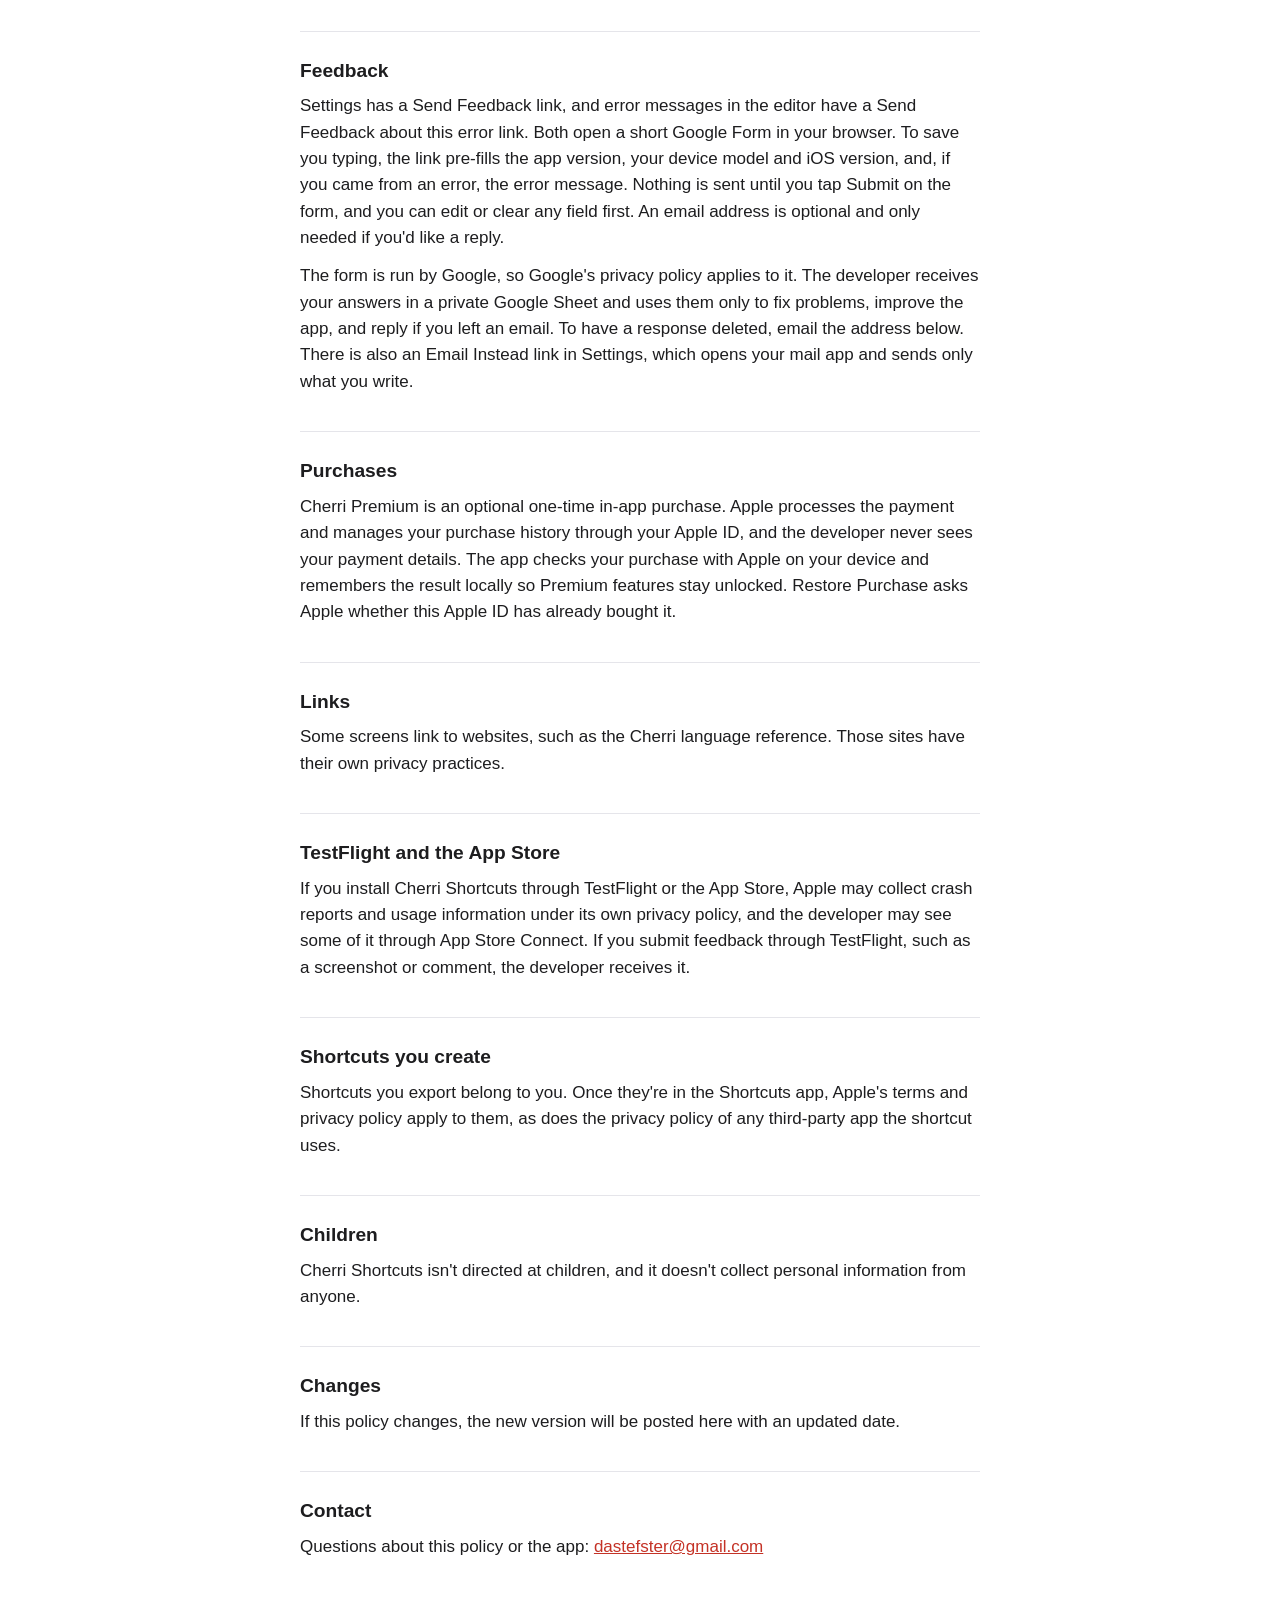
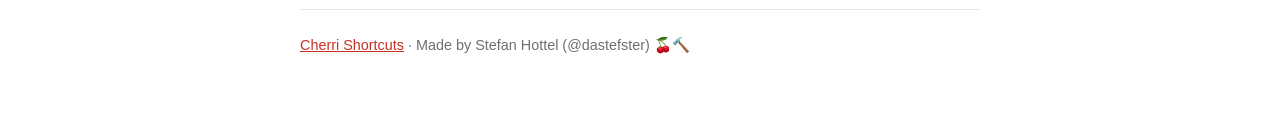
<file: privacy.html>
<!doctype html>
<html lang="en">
<head>
<meta charset="utf-8">
<meta name="viewport" content="width=device-width, initial-scale=1">
<title>Cherri Shortcuts Privacy Policy</title>
<link rel="stylesheet" href="style.css">
</head>
<body>
<main>
<h1>Cherri Shortcuts Privacy Policy</h1>
<p class="muted">Effective October 20, 2026 · Last updated November 21, 2026</p>

<p class="lead">Cherri Shortcuts doesn't collect your personal data. Your code stays on your device, with one exception: when you tap Export, your shortcut has to be signed so iOS will accept it. By default it is sent to a signing server run by the developer. If you set up the optional Cherri Helper app on your Mac, it is signed on your own Mac instead, and the developer's server is not involved.</p>

<h2>What stays on your device</h2>
<ul>
<li>The Cherri code you write in the editor.</li>
<li>Your settings: editor font, font size, light and dark themes, whether Export asks first, and whether you've seen the welcome screen.</li>
<li>Whether you've unlocked Cherri Premium (a simple on-device flag, see Purchases below).</li>
</ul>
<p>All of this is stored locally in the app's own storage. Compiling happens entirely on your device and uses no network connection.</p>

<h2>What leaves your device: Export</h2>
<p>This is how Export works by default. If you have paired a Mac with Cherri Helper and chosen it as your signer, see the next section instead.</p>
<p>iOS only imports signed shortcuts. When you tap Export, Cherri Shortcuts compiles your code and sends the compiled, unsigned shortcut to <strong>a custom signing server</strong>, a small service run by the developer. The server signs the shortcut and returns it, and Cherri Shortcuts hands it to you through the iOS share sheet.</p>
<p>The request contains the compiled shortcut (which includes anything you wrote into it, such as text and URLs), its name, and the app and Cherri compiler version numbers. As with any internet request, the server can also see your device's IP address, which it holds in memory for about a minute to limit abuse and does not write down. The connection is encrypted (HTTPS) and passes through <strong>Tailscale's</strong> relay network, whose own privacy policy covers the connection data it handles. If the server is busy, the app may repeat the same request a couple of times.</p>
<p>To confirm that requests come from a genuine copy of the app, Cherri Shortcuts uses Apple's App Attest. This sends the server a random key made on your device and proof that the app is genuine. The server keeps that key so it can recognize the same copy of the app later. It contains no name or other personal information, and it isn't shared with anyone.</p>
<p>The server signs the shortcut using the signing tool built into macOS, which may contact Apple's servers, and Apple's own policies govern that. The server keeps your shortcut only for the few seconds that signing takes and then deletes it. It does not store your shortcut or its name, and its log records only the time, the file size and whether signing worked. Please don't put passwords or other secrets in code you export. By default Cherri Shortcuts asks you before exporting, and you can change that in Settings.</p>

<h2>What leaves your device: Export through your own Mac</h2>
<p>Cherri Helper is an optional, free Mac app. You install it yourself, pair it with Cherri Shortcuts by scanning a QR code, and then choose My Mac as your signer. When you do, Export sends the compiled, unsigned shortcut straight from your iPhone to your Mac over your local network. It does not go to the developer's signing server, and the developer receives nothing.</p>
<p>The connection between your iPhone and your Mac is encrypted with a key that is created when you pair. The key is stored in your iPhone's Keychain and on your Mac, and Reset Pairing in Cherri Helper's Settings ends the pairing. So your iPhone can find your Mac, Cherri Helper announces itself on your local network, and iOS may ask your permission to use the local network.</p>
<p>Your Mac signs the shortcut with the same signing tool built into macOS that the developer's server uses, so the same Apple note applies: signing may contact Apple, which <a href="https://support.apple.com/guide/shortcuts-mac/apd455c82f02/mac">validates a copy of the shortcut</a>, and Apple's own policies govern that. Your Mac needs to be signed in to iCloud for this to work. Cherri Helper does the signing in a temporary folder and deletes it afterward. It does not keep your shortcut or its name.</p>
<p>Cherri Helper keeps a log on your Mac, in your Library folder under Logs. For each export it records only the time, the file size, and whether signing worked, plus start-up and error messages. The log stays on your Mac, and the developer never receives it unless you choose to send it (see Report a Problem below).</p>
<p><strong>Updates.</strong> Cherri Helper checks once a day for a new version by requesting a small file from the developer's website, which is hosted by GitHub. Like any website request, that shows GitHub your IP address and the app's name and version. It sends no other information about you or your Mac, and every update is digitally signed so only releases from the developer can install. If you choose to update, the download also comes from GitHub. You can turn the daily check off in Settings.</p>
<p><strong>Report a Problem.</strong> Settings has a Report a Problem button that opens a draft email to the developer with the recent log and basic system information: the app version, your macOS version, your Mac model and processor, whether it starts at login, and its current status. It does not include your name, your Mac's name, or its serial number. Nothing is sent until you review the email and send it yourself. If you don't use the Mail app, Copy Report Instead puts the same text on your clipboard so you can paste it wherever you like.</p>
<p>Cherri Helper has no accounts, no ads, and no analytics or tracking tools.</p>

<h2>What leaves your device: Import</h2>
<p>Import turns a shortcut you already have back into Cherri code. You give Cherri Shortcuts an iCloud link to the shortcut, either by pasting it into the app or by choosing Cherri Shortcuts in the Shortcuts app's share sheet. Nothing is requested until you tap Import or share a link.</p>
<p>To get the shortcut, the app contacts <strong>Apple's iCloud sharing service</strong> (<code>icloud.com</code>) and downloads the shortcut file from the address iCloud returns. Apple can see the link you asked for and your device's IP address, and Apple's own policies govern that. The app then converts the shortcut into Cherri code on your device. The developer does not receive the link, the shortcut, or the code.</p>
<p>When you share a link from the Shortcuts app, a small extension passes the link to Cherri Shortcuts through storage that only the app and its extension can reach. The link is deleted as soon as the app picks it up, and the app ignores and deletes a link that has been waiting more than 15 minutes.</p>

<h2>What we don't do</h2>
<ul>
<li>No accounts or sign-in.</li>
<li>No ads.</li>
<li>No analytics or tracking tools.</li>
<li>No selling or sharing of your data.</li>
<li>The developer keeps no copy of what you export, whether it is signed by the server or on your own Mac, and receives no other data from the app. Feedback reaches the developer only if you choose to submit it (see Feedback below).</li>
</ul>

<h2>Feedback</h2>
<p>Settings has a Send Feedback link, and error messages in the editor have a Send Feedback about this error link. Both open a short Google Form in your browser. To save you typing, the link pre-fills the app version, your device model and iOS version, and, if you came from an error, the error message. Nothing is sent until you tap Submit on the form, and you can edit or clear any field first. An email address is optional and only needed if you'd like a reply.</p>
<p>The form is run by Google, so Google's privacy policy applies to it. The developer receives your answers in a private Google Sheet and uses them only to fix problems, improve the app, and reply if you left an email. To have a response deleted, email the address below. There is also an Email Instead link in Settings, which opens your mail app and sends only what you write.</p>

<h2>Purchases</h2>
<p>Cherri Premium is an optional one-time in-app purchase. Apple processes the payment and manages your purchase history through your Apple ID, and the developer never sees your payment details. The app checks your purchase with Apple on your device and remembers the result locally so Premium features stay unlocked. Restore Purchase asks Apple whether this Apple ID has already bought it.</p>

<h2>Links</h2>
<p>Some screens link to websites, such as the Cherri language reference. Those sites have their own privacy practices.</p>

<h2>TestFlight and the App Store</h2>
<p>If you install Cherri Shortcuts through TestFlight or the App Store, Apple may collect crash reports and usage information under its own privacy policy, and the developer may see some of it through App Store Connect. If you submit feedback through TestFlight, such as a screenshot or comment, the developer receives it.</p>

<h2>Shortcuts you create</h2>
<p>Shortcuts you export belong to you. Once they're in the Shortcuts app, Apple's terms and privacy policy apply to them, as does the privacy policy of any third-party app the shortcut uses.</p>

<h2>Children</h2>
<p>Cherri Shortcuts isn't directed at children, and it doesn't collect personal information from anyone.</p>

<h2>Changes</h2>
<p>If this policy changes, the new version will be posted here with an updated date.</p>

<h2>Contact</h2>
<p>Questions about this policy or the app: <a href="mailto:dastefster@gmail.com">dastefster@gmail.com</a></p>

<footer>
<p><a href="index.html">Cherri Shortcuts</a> · Made by Stefan Hottel (@dastefster) 🍒🔨</p>
</footer>
</main>
</body>
</html>
</file>
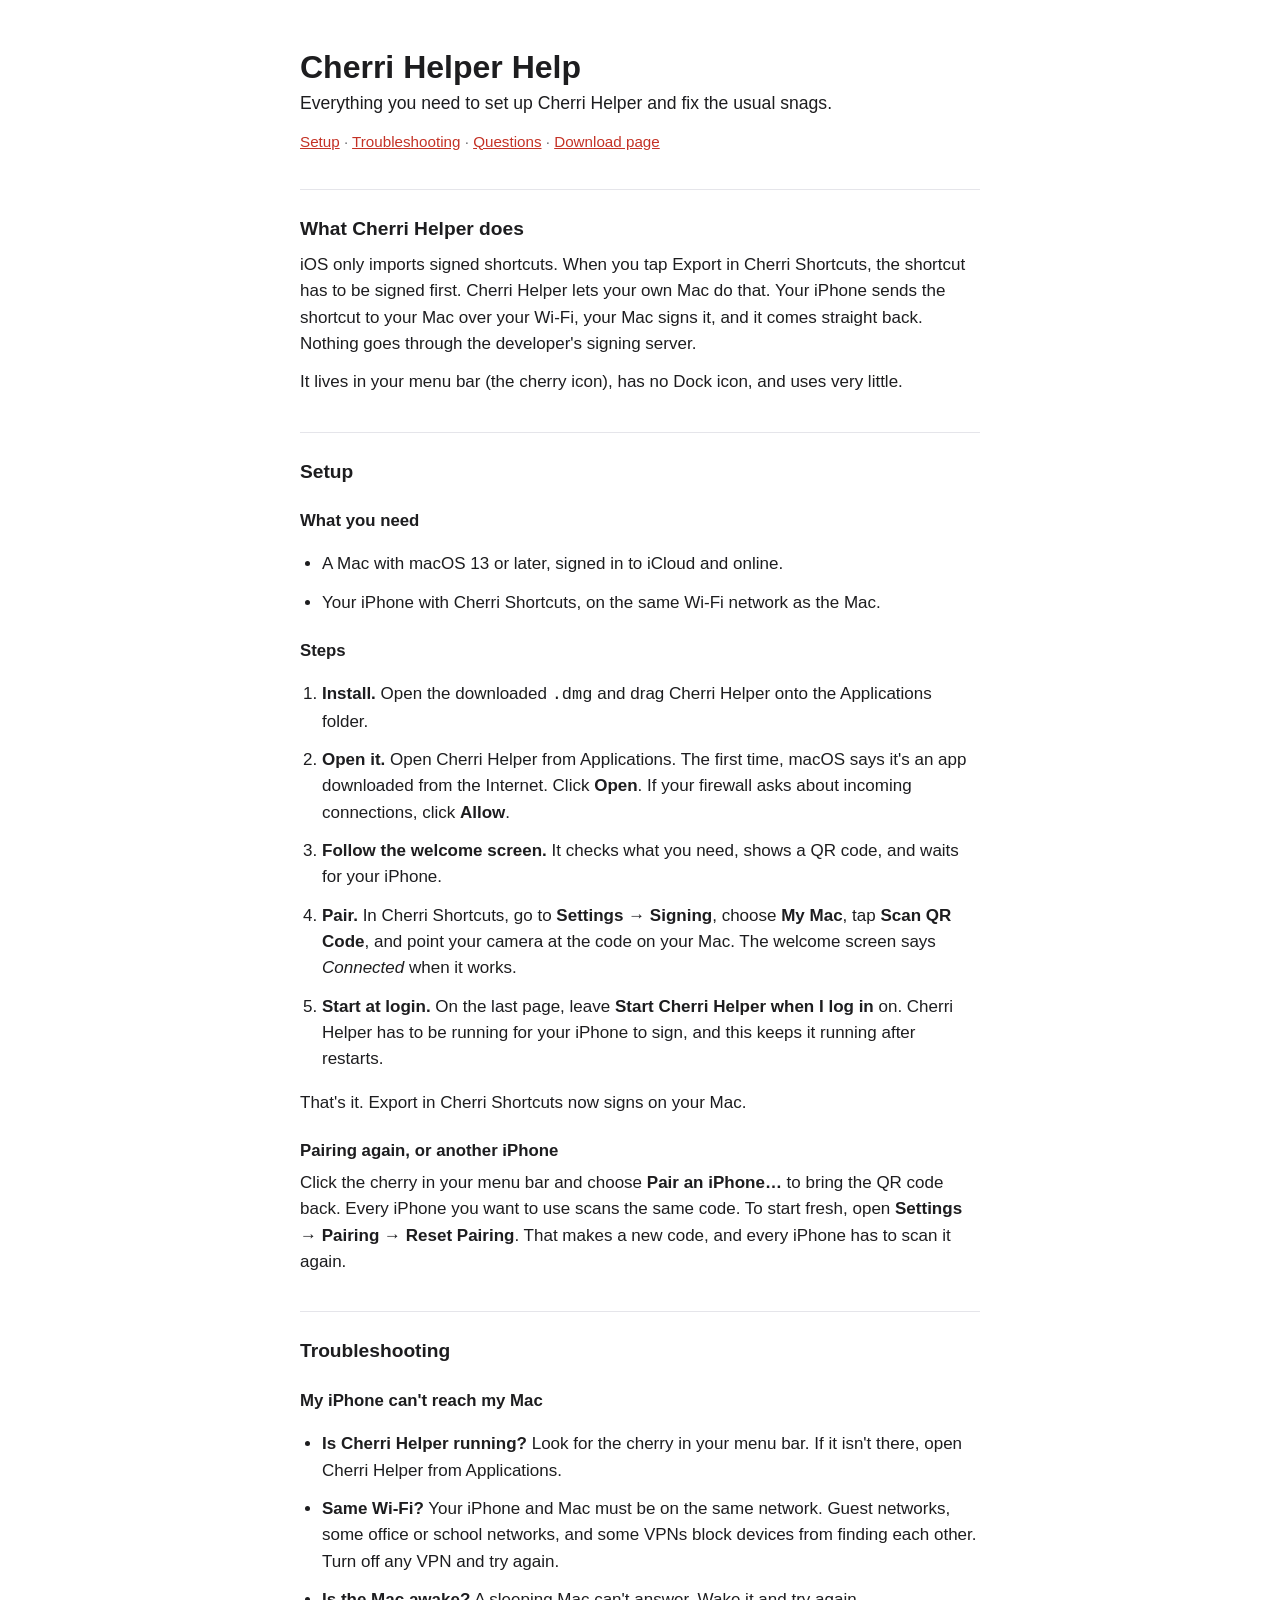
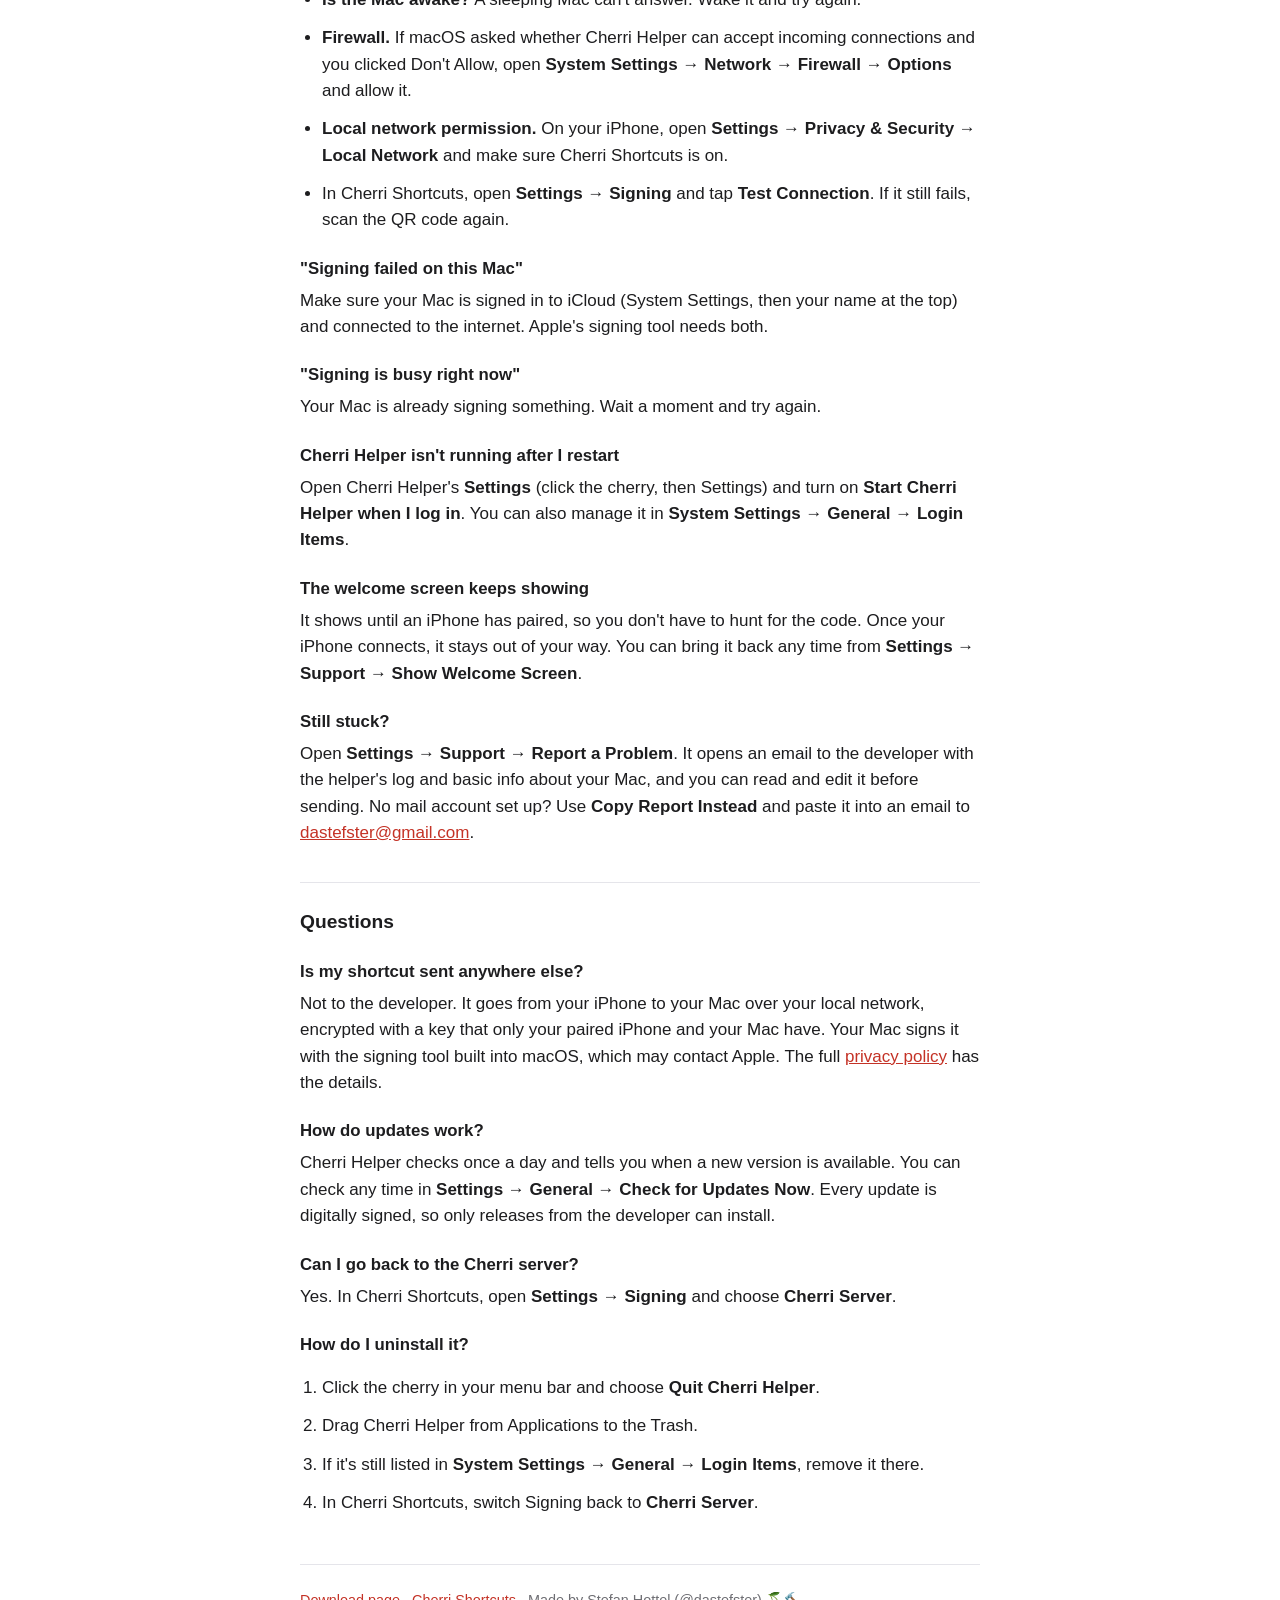
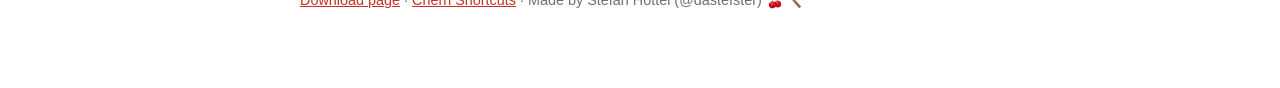
<file: helper/help.html>
<!doctype html>
<html lang="en">
<head>
<meta charset="utf-8">
<meta name="viewport" content="width=device-width, initial-scale=1">
<title>Cherri Helper Help</title>
<link rel="stylesheet" href="../style.css">
<style>
ol { padding-left: 22px; }
ol li { margin-bottom: 12px; }
h3 { font-size: 1.05rem; margin: 22px 0 6px; }
</style>
</head>
<body>
<main>
<h1>Cherri Helper Help</h1>
<p class="lead">Everything you need to set up Cherri Helper and fix the usual snags.</p>
<p class="muted"><a href="#setup">Setup</a> · <a href="#trouble">Troubleshooting</a> · <a href="#faq">Questions</a> · <a href="index.html">Download page</a></p>

<h2 id="what">What Cherri Helper does</h2>
<p>iOS only imports signed shortcuts. When you tap Export in Cherri Shortcuts, the shortcut has to be signed first. Cherri Helper lets your own Mac do that. Your iPhone sends the shortcut to your Mac over your Wi-Fi, your Mac signs it, and it comes straight back. Nothing goes through the developer's signing server.</p>
<p>It lives in your menu bar (the cherry icon), has no Dock icon, and uses very little.</p>

<h2 id="setup">Setup</h2>
<h3>What you need</h3>
<ul>
<li>A Mac with macOS 13 or later, signed in to iCloud and online.</li>
<li>Your iPhone with Cherri Shortcuts, on the same Wi-Fi network as the Mac.</li>
</ul>

<h3>Steps</h3>
<ol>
<li><strong>Install.</strong> Open the downloaded <code>.dmg</code> and drag Cherri Helper onto the Applications folder.</li>
<li><strong>Open it.</strong> Open Cherri Helper from Applications. The first time, macOS says it's an app downloaded from the Internet. Click <strong>Open</strong>. If your firewall asks about incoming connections, click <strong>Allow</strong>.</li>
<li><strong>Follow the welcome screen.</strong> It checks what you need, shows a QR code, and waits for your iPhone.</li>
<li><strong>Pair.</strong> In Cherri Shortcuts, go to <strong>Settings → Signing</strong>, choose <strong>My Mac</strong>, tap <strong>Scan QR Code</strong>, and point your camera at the code on your Mac. The welcome screen says <em>Connected</em> when it works.</li>
<li><strong>Start at login.</strong> On the last page, leave <strong>Start Cherri Helper when I log in</strong> on. Cherri Helper has to be running for your iPhone to sign, and this keeps it running after restarts.</li>
</ol>
<p>That's it. Export in Cherri Shortcuts now signs on your Mac.</p>

<h3>Pairing again, or another iPhone</h3>
<p>Click the cherry in your menu bar and choose <strong>Pair an iPhone…</strong> to bring the QR code back. Every iPhone you want to use scans the same code. To start fresh, open <strong>Settings → Pairing → Reset Pairing</strong>. That makes a new code, and every iPhone has to scan it again.</p>

<h2 id="trouble">Troubleshooting</h2>

<h3>My iPhone can't reach my Mac</h3>
<ul>
<li><strong>Is Cherri Helper running?</strong> Look for the cherry in your menu bar. If it isn't there, open Cherri Helper from Applications.</li>
<li><strong>Same Wi-Fi?</strong> Your iPhone and Mac must be on the same network. Guest networks, some office or school networks, and some VPNs block devices from finding each other. Turn off any VPN and try again.</li>
<li><strong>Is the Mac awake?</strong> A sleeping Mac can't answer. Wake it and try again.</li>
<li><strong>Firewall.</strong> If macOS asked whether Cherri Helper can accept incoming connections and you clicked Don't Allow, open <strong>System Settings → Network → Firewall → Options</strong> and allow it.</li>
<li><strong>Local network permission.</strong> On your iPhone, open <strong>Settings → Privacy &amp; Security → Local Network</strong> and make sure Cherri Shortcuts is on.</li>
<li>In Cherri Shortcuts, open <strong>Settings → Signing</strong> and tap <strong>Test Connection</strong>. If it still fails, scan the QR code again.</li>
</ul>

<h3>"Signing failed on this Mac"</h3>
<p>Make sure your Mac is signed in to iCloud (System Settings, then your name at the top) and connected to the internet. Apple's signing tool needs both.</p>

<h3>"Signing is busy right now"</h3>
<p>Your Mac is already signing something. Wait a moment and try again.</p>

<h3>Cherri Helper isn't running after I restart</h3>
<p>Open Cherri Helper's <strong>Settings</strong> (click the cherry, then Settings) and turn on <strong>Start Cherri Helper when I log in</strong>. You can also manage it in <strong>System Settings → General → Login Items</strong>.</p>

<h3>The welcome screen keeps showing</h3>
<p>It shows until an iPhone has paired, so you don't have to hunt for the code. Once your iPhone connects, it stays out of your way. You can bring it back any time from <strong>Settings → Support → Show Welcome Screen</strong>.</p>

<h3>Still stuck?</h3>
<p>Open <strong>Settings → Support → Report a Problem</strong>. It opens an email to the developer with the helper's log and basic info about your Mac, and you can read and edit it before sending. No mail account set up? Use <strong>Copy Report Instead</strong> and paste it into an email to <a href="mailto:dastefster@gmail.com">dastefster@gmail.com</a>.</p>

<h2 id="faq">Questions</h2>

<h3>Is my shortcut sent anywhere else?</h3>
<p>Not to the developer. It goes from your iPhone to your Mac over your local network, encrypted with a key that only your paired iPhone and your Mac have. Your Mac signs it with the signing tool built into macOS, which may contact Apple. The full <a href="../privacy.html">privacy policy</a> has the details.</p>

<h3>How do updates work?</h3>
<p>Cherri Helper checks once a day and tells you when a new version is available. You can check any time in <strong>Settings → General → Check for Updates Now</strong>. Every update is digitally signed, so only releases from the developer can install.</p>

<h3>Can I go back to the Cherri server?</h3>
<p>Yes. In Cherri Shortcuts, open <strong>Settings → Signing</strong> and choose <strong>Cherri Server</strong>.</p>

<h3>How do I uninstall it?</h3>
<ol>
<li>Click the cherry in your menu bar and choose <strong>Quit Cherri Helper</strong>.</li>
<li>Drag Cherri Helper from Applications to the Trash.</li>
<li>If it's still listed in <strong>System Settings → General → Login Items</strong>, remove it there.</li>
<li>In Cherri Shortcuts, switch Signing back to <strong>Cherri Server</strong>.</li>
</ol>

<footer>
<p><a href="index.html">Download page</a> · <a href="../index.html">Cherri Shortcuts</a> · Made by Stefan Hottel (@dastefster) 🍒🔨</p>
</footer>
</main>
</body>
</html>
</file>
<file: style.css>
:root {
  --bg: #ffffff;
  --text: #1d1d1f;
  --muted: #6e6e73;
  --accent: #C43226;
  --on-accent: #ffffff;
  --rule: #e5e5ea;
}
@media (prefers-color-scheme: dark) {
  :root {
    --bg: #000000;
    --text: #f2f2f7;
    --muted: #98989d;
    --accent: #F96E65;
    --on-accent: #1d1d1f;
    --rule: #2c2c2e;
  }
}
* { box-sizing: border-box; }
body {
  margin: 0;
  padding: 0 16px;
  background: var(--bg);
  color: var(--text);
  font: 17px/1.55 -apple-system, BlinkMacSystemFont, "SF Pro Text", "Helvetica Neue", Arial, sans-serif;
}
main { max-width: 680px; margin: 0 auto; padding: 48px 0 64px; }
h1 { font-size: 2rem; line-height: 1.2; margin: 0 0 4px; }
h2 { font-size: 1.2rem; margin: 36px 0 8px; padding-top: 24px; border-top: 1px solid var(--rule); }
p, li { margin: 0 0 12px; }
ul { padding-left: 22px; }
a { color: var(--accent); }
.muted { color: var(--muted); font-size: 0.95rem; }
.lead { font-size: 1.1rem; }
footer { margin-top: 48px; padding-top: 24px; border-top: 1px solid var(--rule); color: var(--muted); font-size: 0.9rem; }
</file>
